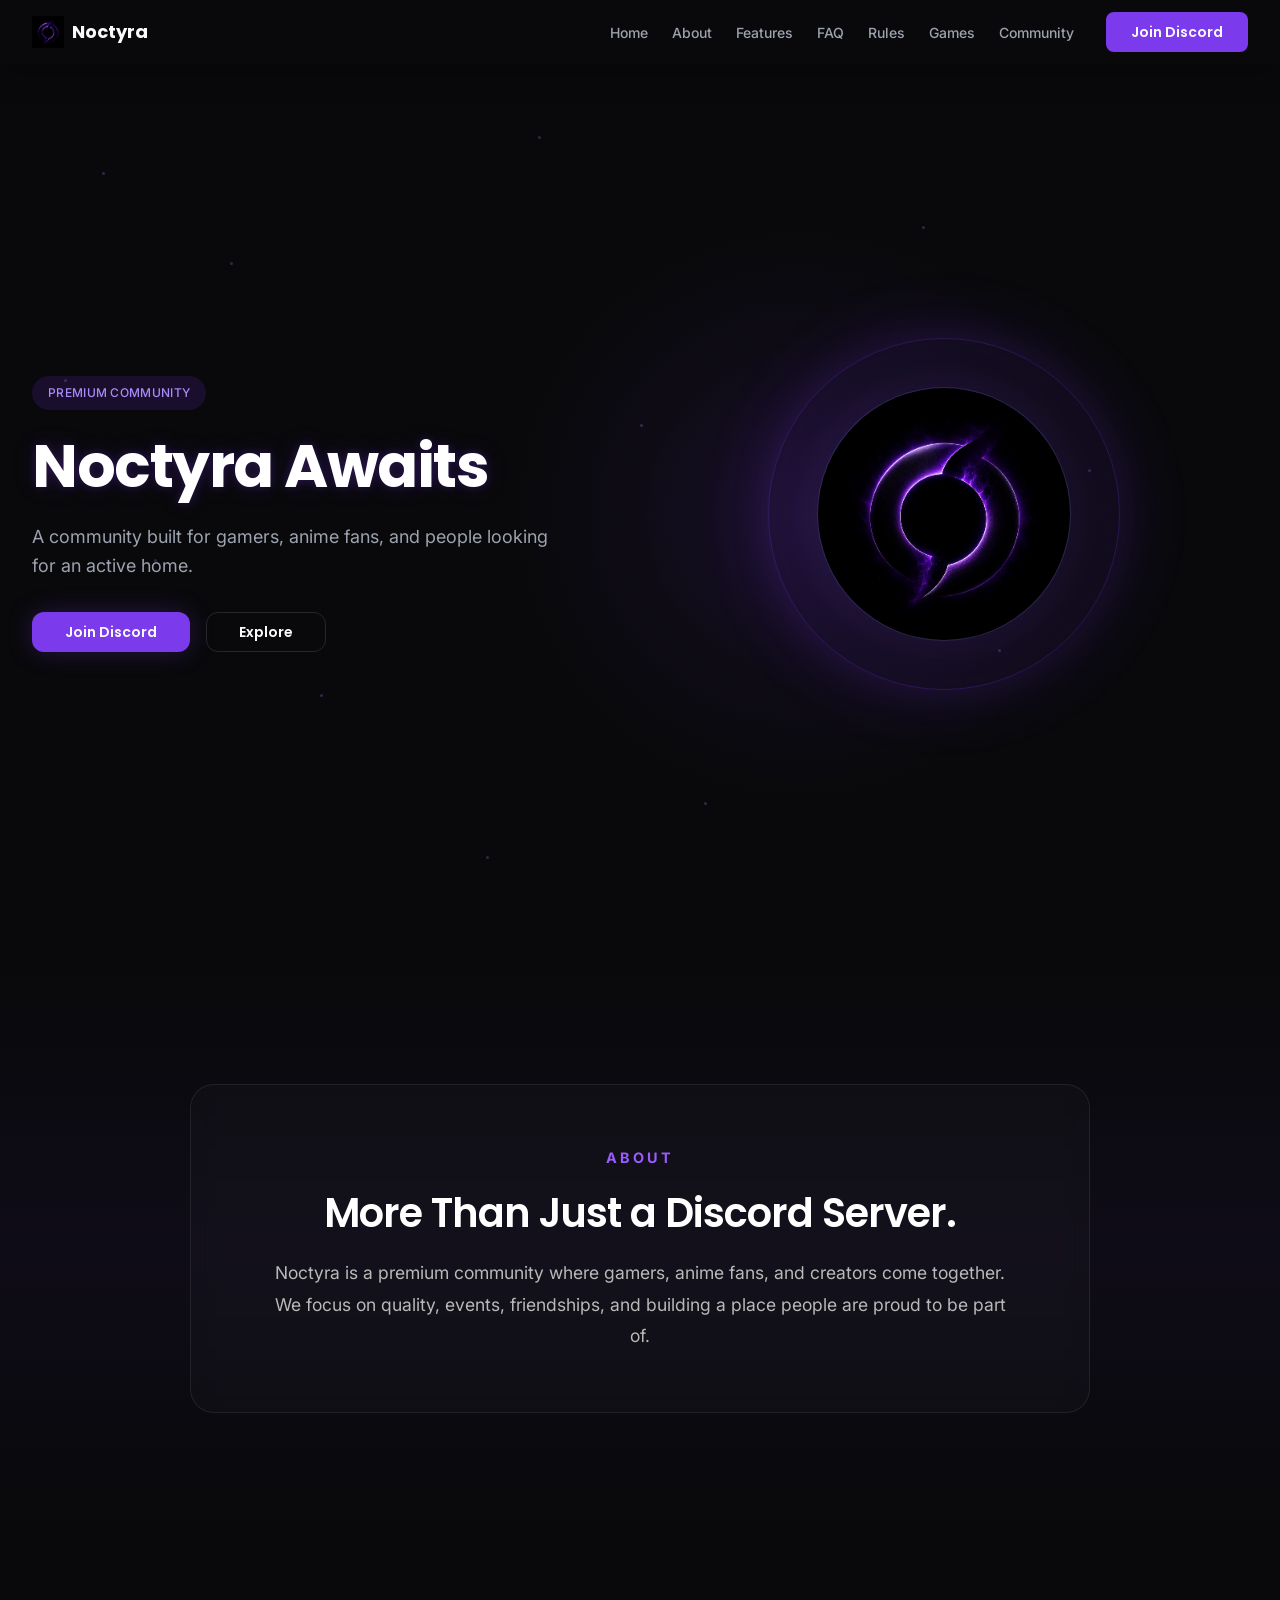
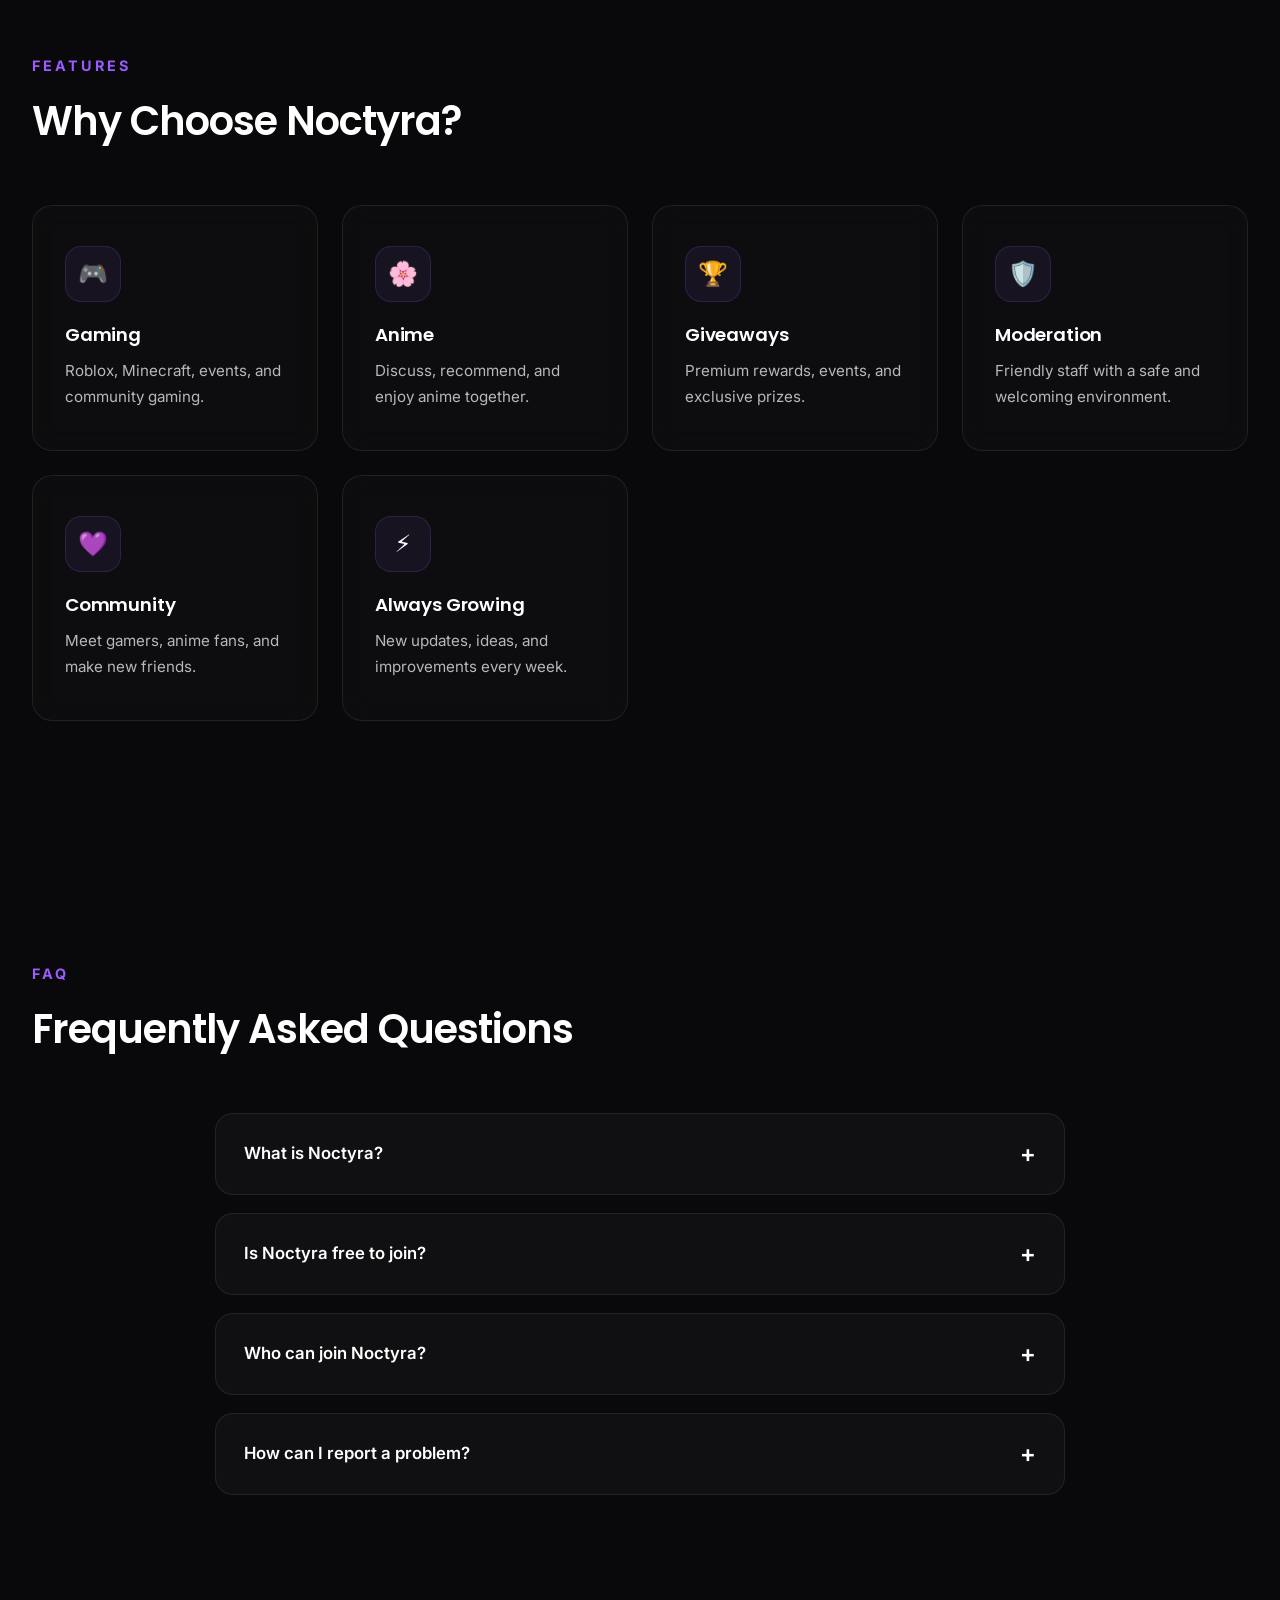
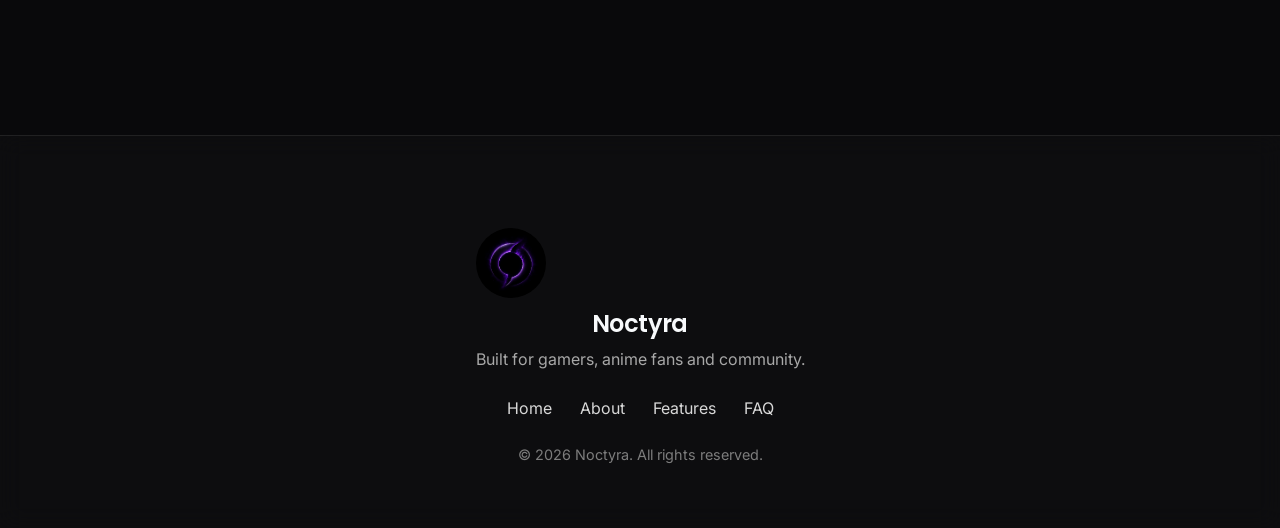
<file: index.html>
<!DOCTYPE html>
<html lang="en">
  <head>
    <meta charset="UTF-8" />
    <meta name="viewport" content="width=device-width, initial-scale=1.0" />
    <meta
      name="description"
      content="Noctyra — Official website of a premium gaming organization."
    />
    <meta name="theme-color" content="#09090B" />

    <title>Noctyra</title>

    <!-- Favicon -->
    <link rel="icon" type="image/svg+xml" href="favicon/favicon.svg" />

    <!-- Stylesheets (load order matters) -->
    <link rel="stylesheet" href="css/variables.css" />
    <link rel="stylesheet" href="css/reset.css" />
    <link rel="stylesheet" href="css/global.css" />
    <link rel="stylesheet" href="css/animations.css" />
    <link rel="stylesheet" href="css/components.css" />
    <link rel="stylesheet" href="css/home.css" />
  </head>

  <body>
    <!-- Loading Screen -->
    <div class="loader" data-loader role="status" aria-live="polite" aria-label="Loading">
      <div class="loader__spinner animate-spin" aria-hidden="true"></div>
      <p class="loader__text">Noctyra</p>
    </div>

    <div class="page">
      <!-- Skip Navigation -->
      <a class="skip-link" href="#main-content">Skip to main content</a>

      <!-- Header -->
      <header class="header header--hero" data-header role="banner">
        <div class="container header__inner">
          <a class="header__logo" href="index.html" aria-label="Noctyra — Home">
            <img src="assets/logo/logo.png" alt="Noctyra logo" width="32" height="32" />
            <span>Noctyra</span>
          </a>

          <nav class="nav" aria-label="Main navigation">
            <ul class="nav__list" role="list">
              <li><a href="#home" class="nav__link">Home</a></li>
              <li><a class="nav__link" href="#about">About</a></li>
              <li><a class="nav__link" href="#features">Features</a></li>
              <li><a class="nav__link" href="#faq">FAQ</a></li>
              <li><a href="rules.html" class="nav__link">Rules</a></li>
              <li><a href="games.html" class="nav__link">Games</a></li>
              <li><a href="community.html" class="nav__link">Community</a></li>
              </ul>

            <a href="https://discord.gg/U5fAqrXTHS" class="btn btn--primary header__cta">
              Join Discord
            </a>
          </nav>

          <button
            class="nav-toggle"
            type="button"
            data-nav-toggle
            aria-expanded="false"
            aria-controls="mobile-nav"
            aria-label="Toggle navigation menu"
          >
            <span class="nav-toggle__icon" aria-hidden="true"></span>
          </button>
        </div>
      </header>

      <!-- Mobile Navigation -->
      <nav
        class="nav-mobile"
        id="mobile-nav"
        data-nav-mobile
        aria-label="Mobile navigation"
        aria-hidden="true"
      >
        <ul class="nav-mobile__list" role="list">
          <li><a class="nav-mobile__link" href="#home">Home</a></li>
          <li><a class="nav-mobile__link" href="#about">About</a></li>
          <li><a class="nav-mobile__link" href="#features">Features</a></li>
          <li><a class="nav-mobile__link" href="#faq">FAQ</a></li>
          <li><a href="rules.html" class="nav__link">Rules</a></li>
          <li><a href="games.html" class="nav__link">Games</a></li>
          <li><a href="community.html" class="nav__link">Community</a></li>
        </ul>
      </nav>

      <!-- Main Content -->
      <main class="page__main" id="main-content">
        <section class="hero" id="home" aria-labelledby="hero-heading">
          <!-- Background -->
          <div class="hero__bg" aria-hidden="true">
            <div class="hero__glow"></div>
            <div class="hero__particles">
              <span class="hero__particle"></span>
              <span class="hero__particle"></span>
              <span class="hero__particle"></span>
              <span class="hero__particle"></span>
              <span class="hero__particle"></span>
              <span class="hero__particle"></span>
              <span class="hero__particle"></span>
              <span class="hero__particle"></span>
              <span class="hero__particle"></span>
              <span class="hero__particle"></span>
              <span class="hero__particle"></span>
              <span class="hero__particle"></span>
            </div>
          </div>

          <div class="container hero__inner">
            <!-- Left — Copy -->
            <div class="hero__content">
              <span class="badge badge--primary hero__badge">Premium Community</span>
              <h1 class="hero__title" id="hero-heading">Noctyra Awaits</h1>
              <p class="hero__subtitle">
                A community built for gamers, anime fans, and people looking for an active home.
              </p>
              <div class="hero__actions">
                <a href="https://discord.gg/U5fAqrXTHS" class="btn btn--primary hero__btn">Join Discord</a>
                <a href="#explore" class="btn btn--secondary hero__btn">Explore</a>
              </div>
            </div>

            <!-- Right — Logo Placeholder -->
            <div class="hero__visual">
              <div class="hero__logo-wrap">
                <div class="hero__logo-glow" aria-hidden="true"></div>
                <div class="hero__logo-ring" aria-hidden="true"></div>
                <div class="hero__logo-slot">
                  <img
                    src="assets/logo/logo.png"
                    alt="Noctyra Logo"
                    class="hero__logo-image"
                    width="320"
                    height="320"
                  />
                </div>
              </div>
            </div>
          </div>
        </section>

        <section class="about reveal" id="about">
          <div class="container about__card">
            <span class="section-tag">ABOUT</span>
            <h2 class="section-title">More Than Just a Discord Server.</h2>
            <p class="section-text">
              Noctyra is a premium community where gamers, anime fans, and creators come together.
              We focus on quality, events, friendships, and building a place people are proud to be part of.
            </p>
          </div>
        </section>

        <!-- Features -->
        <section class="features reveal" id="features">
          <div class="container">
            <span class="section-tag">FEATURES</span>
            <h2 class="section-title">Why Choose Noctyra?</h2>

            <div class="features__grid">
              <a href="games.html" class="feature__card" aria-label="Gaming — Roblox, Minecraft, events, and community gaming">
                <span class="feature__icon" aria-hidden="true">🎮</span>
                <h3>Gaming</h3>
                <p>Roblox, Minecraft, events, and community gaming.</p>
              </a>

              <div class="feature__card">
                <span class="feature__icon" aria-hidden="true">🌸</span>
                <h3>Anime</h3>
                <p>Discuss, recommend, and enjoy anime together.</p>
              </div>

              <div class="feature__card">
                <span class="feature__icon" aria-hidden="true">🏆</span>
                <h3>Giveaways</h3>
                <p>Premium rewards, events, and exclusive prizes.</p>
              </div>

                <a href="rules.html" class="feature__card" aria-label="Friendly staff with a safe and welcoming environment.">
                  <span class="feature__icon" aria-hidden="true">🛡️</span>
                  <h3>Moderation</h3>
                  <p>Friendly staff with a safe and welcoming environment.</p>
                </a>

                <a href="community.html" class="feature__card" aria-label="Community — Meet gamers, anime fans, and make new friends">
                  <span class="feature__icon" aria-hidden="true">💜</span>
                  <h3>Community</h3>
                  <p>Meet gamers, anime fans, and make new friends.</p>
                </a>
              
              <div class="feature__card">
                <span class="feature__icon" aria-hidden="true">⚡</span>
                <h3>Always Growing</h3>
                <p>New updates, ideas, and improvements every week.</p>
              </div>
            </div>
          </div>
        </section>

        <section class="faq reveal" id="faq">
          <div class="container">
            <span class="section-tag">FAQ</span>
            <h2 class="section-title">Frequently Asked Questions</h2>

            <div class="faq__container">
              <div class="faq__item">
                <button class="faq__question" id="faq-question-1" aria-expanded="false" aria-controls="faq-answer-1">
                  <span>What is Noctyra?</span>
                  <span class="faq__icon" aria-hidden="true">+</span>
                </button>
                <div class="faq__answer" id="faq-answer-1" role="region" aria-labelledby="faq-question-1">
                  <p>
                    Noctyra is a premium Discord community built for gamers, anime fans, and people looking for an active and welcoming place.
                  </p>
                </div>
              </div>

              <div class="faq__item">
                <button class="faq__question" id="faq-question-2" aria-expanded="false" aria-controls="faq-answer-2">
                  <span>Is Noctyra free to join?</span>
                  <span class="faq__icon" aria-hidden="true">+</span>
                </button>
                <div class="faq__answer" id="faq-answer-2" role="region" aria-labelledby="faq-question-2">
                  <p>
                    Yes. Anyone can join the community and participate in events, discussions, and activities.
                  </p>
                </div>
              </div>

              <div class="faq__item">
                <button class="faq__question" id="faq-question-3" aria-expanded="false" aria-controls="faq-answer-3">
                  <span>Who can join Noctyra?</span>
                  <span class="faq__icon" aria-hidden="true">+</span>
                </button>
                <div class="faq__answer" id="faq-answer-3" role="region" aria-labelledby="faq-question-3">
                  <p>
                    Whether you're into gaming, anime, or simply want an active community, you're welcome in Noctyra.
                  </p>
                </div>
              </div>

              <div class="faq__item">
                <button class="faq__question" id="faq-question-4" aria-expanded="false" aria-controls="faq-answer-4">
                  <span>How can I report a problem?</span>
                  <span class="faq__icon" aria-hidden="true">+</span>
                </button>
                <div class="faq__answer" id="faq-answer-4" role="region" aria-labelledby="faq-question-4">
                  <p>
                    Contact a staff member through Discord and we'll help you as quickly as possible.
                  </p>
                </div>
              </div>
            </div>
          </div>
        </section>
      </main>

      <!-- Footer -->
      <footer class="footer">
        <div class="container footer__inner">
          <div class="footer__brand">
            <img src="assets/logo/logo.png" alt="Noctyra Logo" width="70" height="70" />
            <h3>Noctyra</h3>
            <p>Built for gamers, anime fans and community.</p>
          </div>

          <div class="footer__links">
            <a href="#home">Home</a>
            <a href="#about">About</a>
            <a href="#features">Features</a>
            <a href="#faq">FAQ</a>
          </div>

          <div class="footer__copyright">
            © <span data-year>2026</span> Noctyra. All rights reserved.
          </div>
        </div>
      </footer>
    </div>

    <!-- Scripts (ES6 modules) -->
    <script type="module" src="js/main.js"></script>
  </body>
</html>
</file>
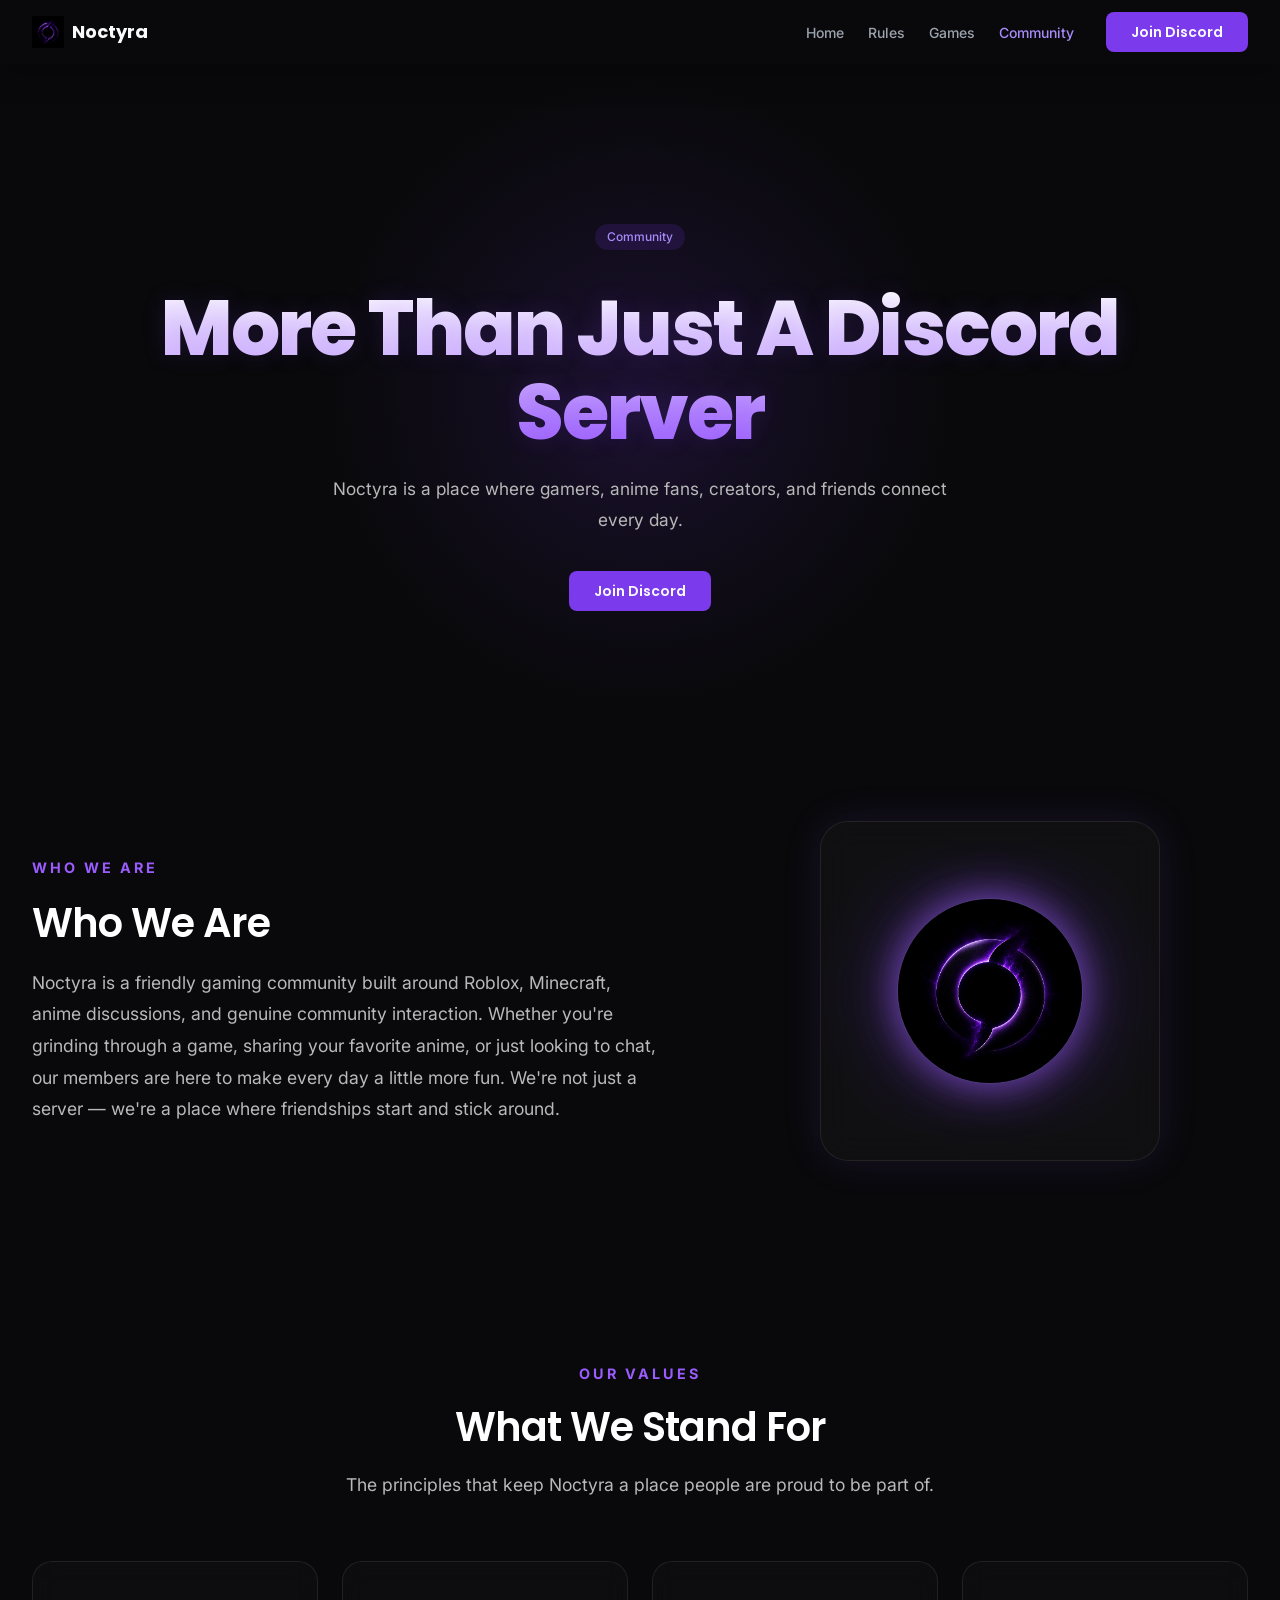
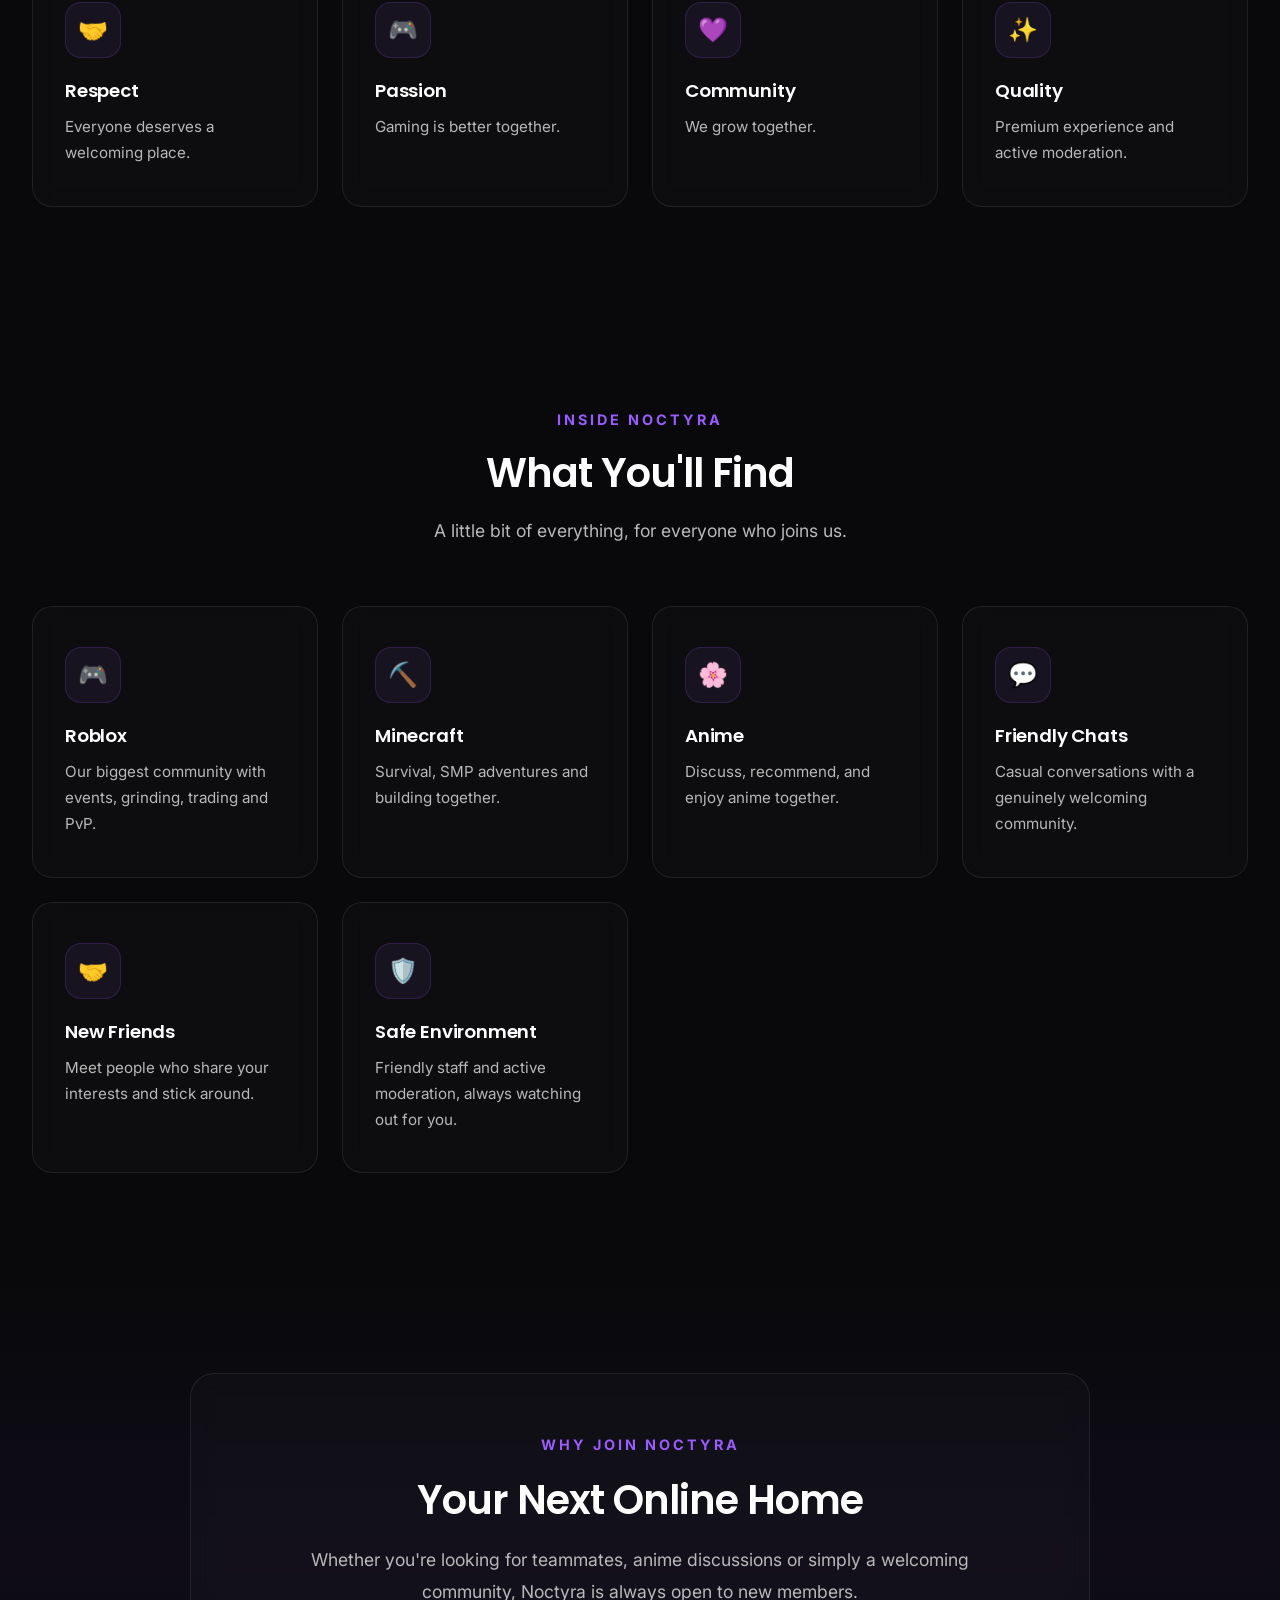
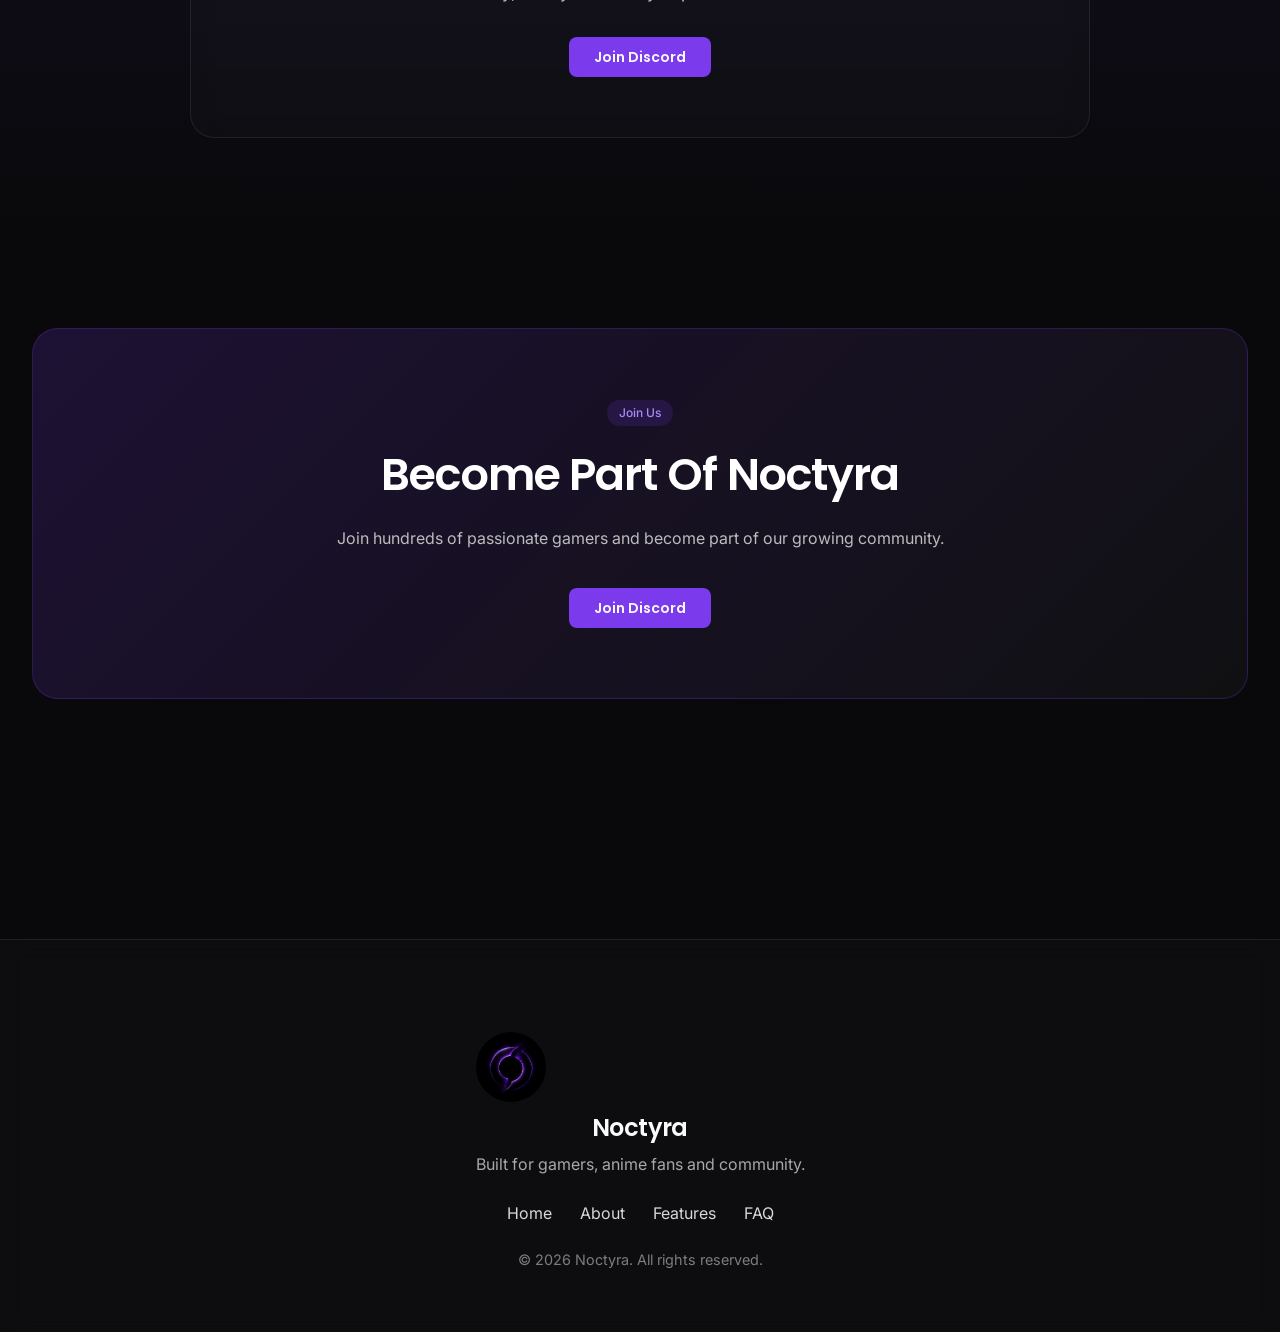
<file: community.html>
<!DOCTYPE html>
<html lang="en">
  <head>
    <meta charset="UTF-8" />
    <meta name="viewport" content="width=device-width, initial-scale=1.0" />
    <meta
      name="description"
      content="Noctyra — Official website of a premium gaming organization."
    />
    <meta name="theme-color" content="#09090B" />

    <title>Noctyra</title>

    <!-- Favicon -->
    <link rel="icon" type="image/svg+xml" href="favicon/favicon.svg" />

    <!-- Stylesheets (load order matters) -->
    <link rel="stylesheet" href="css/variables.css" />
    <link rel="stylesheet" href="css/reset.css" />
    <link rel="stylesheet" href="css/global.css" />
    <link rel="stylesheet" href="css/animations.css" />
    <link rel="stylesheet" href="css/components.css" />
    <link rel="stylesheet" href="css/home.css" />
    <link rel="stylesheet" href="css/community.css" />
  </head>

  <body>
    <!-- Loading Screen -->
    <div class="loader" data-loader role="status" aria-live="polite" aria-label="Loading">
      <div class="loader__spinner animate-spin" aria-hidden="true"></div>
      <p class="loader__text">Noctyra</p>
    </div>

    <div class="page">
      <!-- Skip Navigation -->
      <a class="skip-link" href="#main-content">Skip to main content</a>

      <!-- Header -->
      <header class="header header--hero" data-header role="banner">
        <div class="container header__inner">
          <a class="header__logo" href="index.html" aria-label="Noctyra — Home">
            <img src="assets/logo/logo.png" alt="Noctyra logo" width="32" height="32" />
            <span>Noctyra</span>
          </a>

          <nav class="nav" aria-label="Main navigation">
            <ul class="nav__list" role="list">
              <li><a href="index.html" class="nav__link">Home</a></li>
              <li><a href="rules.html" class="nav__link">Rules</a></li>
              <li><a href="games.html" class="nav__link">Games</a></li>
              <li><a href="community.html" class="nav__link">Community</a></li>
            </ul>

            <a href="https://discord.gg/U5fAqrXTHS" class="btn btn--primary header__cta">
              Join Discord
            </a>
          </nav>

          <button
            class="nav-toggle"
            type="button"
            data-nav-toggle
            aria-expanded="false"
            aria-controls="mobile-nav"
            aria-label="Toggle navigation menu"
          >
            <span class="nav-toggle__icon" aria-hidden="true"></span>
          </button>
        </div>
      </header>

      <!-- Mobile Navigation -->
      <nav
        class="nav-mobile"
        id="mobile-nav"
        data-nav-mobile
        aria-label="Mobile navigation"
        aria-hidden="true"
      >
        <ul class="nav-mobile__list" role="list">
          <li><a href="index.html" class="nav__link">Home</a></li>
          <li><a href="rules.html" class="nav__link">Rules</a></li>
          <li><a href="games.html" class="nav__link">Games</a></li>
          <li><a href="community.html" class="nav__link">Community</a></li>
        </ul>
      </nav>

      <!-- Main Content -->
      <main class="page__main" id="main-content" role="main">

        <!-- ================= HERO ================= -->
        <section class="community-hero" id="community-hero">
          <div class="community-hero__bg" aria-hidden="true">
            <div class="community-hero__glow"></div>
          </div>

          <div class="container community-hero__inner">
            <span class="badge badge--primary">Community</span>
            <h1 class="community-title">More Than Just A Discord Server</h1>
            <p class="community-subtitle">
              Noctyra is a place where gamers, anime fans, creators, and friends connect every day.
            </p>
            <a
              href="https://discord.gg/U5fAqrXTHS"
              class="btn btn--primary"
              target="_blank"
              rel="noopener noreferrer"
            >
              Join Discord
            </a>
          </div>
        </section>

        <!-- ================= WHO WE ARE ================= -->
        <section class="who-section reveal" id="who-we-are">
          <div class="container who-grid">
            <div class="who-content">
              <span class="section-tag">WHO WE ARE</span>
              <h2 class="section-title">Who We Are</h2>
              <p class="section-text who-text">
                Noctyra is a friendly gaming community built around Roblox, Minecraft, anime
                discussions, and genuine community interaction. Whether you're grinding through a
                game, sharing your favorite anime, or just looking to chat, our members are here
                to make every day a little more fun. We're not just a server — we're a place
                where friendships start and stick around.
              </p>
            </div>

            <div class="who-visual" aria-hidden="true">
              <div class="who-visual__glow"></div>
              <div class="who-visual__frame">
                <img
                  src="assets/logo/logo.png"
                  alt=""
                  class="who-visual__logo"
                  width="180"
                  height="180"
                />
              </div>
            </div>
          </div>
        </section>

        <!-- ================= OUR VALUES ================= -->
        <section class="values-section reveal" id="values">
          <div class="container">
            <div class="section-intro">
              <span class="section-tag">OUR VALUES</span>
              <h2 class="section-title">What We Stand For</h2>
              <p class="section-text">
                The principles that keep Noctyra a place people are proud to be part of.
              </p>
            </div>

            <div class="features__grid">
              <div class="feature__card">
                <span class="feature__icon" aria-hidden="true">🤝</span>
                <h3>Respect</h3>
                <p>Everyone deserves a welcoming place.</p>
              </div>

              <div class="feature__card">
                <span class="feature__icon" aria-hidden="true">🎮</span>
                <h3>Passion</h3>
                <p>Gaming is better together.</p>
              </div>

              <div class="feature__card">
                <span class="feature__icon" aria-hidden="true">💜</span>
                <h3>Community</h3>
                <p>We grow together.</p>
              </div>

              <div class="feature__card">
                <span class="feature__icon" aria-hidden="true">✨</span>
                <h3>Quality</h3>
                <p>Premium experience and active moderation.</p>
              </div>
            </div>
          </div>
        </section>

        <!-- ================= WHAT YOU'LL FIND ================= -->
        <section class="find-section reveal" id="what-youll-find">
          <div class="container">
            <div class="section-intro">
              <span class="section-tag">INSIDE NOCTYRA</span>
              <h2 class="section-title">What You'll Find</h2>
              <p class="section-text">
                A little bit of everything, for everyone who joins us.
              </p>
            </div>

            <div class="features__grid">
              <div class="feature__card">
                <span class="feature__icon" aria-hidden="true">🎮</span>
                <h3>Roblox</h3>
                <p>Our biggest community with events, grinding, trading and PvP.</p>
              </div>

              <div class="feature__card">
                <span class="feature__icon" aria-hidden="true">⛏️</span>
                <h3>Minecraft</h3>
                <p>Survival, SMP adventures and building together.</p>
              </div>

              <div class="feature__card">
                <span class="feature__icon" aria-hidden="true">🌸</span>
                <h3>Anime</h3>
                <p>Discuss, recommend, and enjoy anime together.</p>
              </div>

              <div class="feature__card">
                <span class="feature__icon" aria-hidden="true">💬</span>
                <h3>Friendly Chats</h3>
                <p>Casual conversations with a genuinely welcoming community.</p>
              </div>

              <div class="feature__card">
                <span class="feature__icon" aria-hidden="true">🤝</span>
                <h3>New Friends</h3>
                <p>Meet people who share your interests and stick around.</p>
              </div>

              <div class="feature__card">
                <span class="feature__icon" aria-hidden="true">🛡️</span>
                <h3>Safe Environment</h3>
                <p>Friendly staff and active moderation, always watching out for you.</p>
              </div>
            </div>
          </div>
        </section>

        <!-- ================= WHY JOIN NOCTYRA ================= -->
        <section class="why-join about reveal" id="why-join">
          <div class="container about__card why-join__card">
            <span class="section-tag">WHY JOIN NOCTYRA</span>
            <h2 class="section-title">Your Next Online Home</h2>
            <p class="section-text">
              Whether you're looking for teammates, anime discussions or simply a welcoming
              community, Noctyra is always open to new members.
            </p>
            <a
              href="https://discord.gg/U5fAqrXTHS"
              class="btn btn--primary why-join__btn"
              target="_blank"
              rel="noopener noreferrer"
            >
              Join Discord
            </a>
          </div>
        </section>

        <!-- ================= FINAL CTA ================= -->
        <section class="community-cta reveal">
          <div class="container">
            <div class="cta-box">
              <span class="badge badge--primary">Join Us</span>
              <h2>Become Part Of Noctyra</h2>
              <p>
                Join hundreds of passionate gamers and become part of our growing community.
              </p>
              <a
                href="https://discord.gg/U5fAqrXTHS"
                class="btn btn--primary"
                target="_blank"
                rel="noopener noreferrer"
              >
                Join Discord
              </a>
            </div>
          </div>
        </section>

      </main>

      <!-- Footer -->
      <footer class="footer">
        <div class="container footer__inner">
          <div class="footer__brand">
            <img src="assets/logo/logo.png" alt="Noctyra Logo" width="70" height="70" />
            <h3>Noctyra</h3>
            <p>Built for gamers, anime fans and community.</p>
          </div>
          <div class="footer__links">
            <a href="community.html">Home</a>
            <a href="#about">About</a>
            <a href="#features">Features</a>
            <a href="#faq">FAQ</a>
          </div>
          <div class="footer__copyright">
            © <span data-year>2026</span> Noctyra. All rights reserved.
          </div>
        </div>
      </footer>
    </div>

    <!-- Scripts (ES6 modules) -->
    <script type="module" src="js/main.js"></script>
  </body>
</html>
</file>
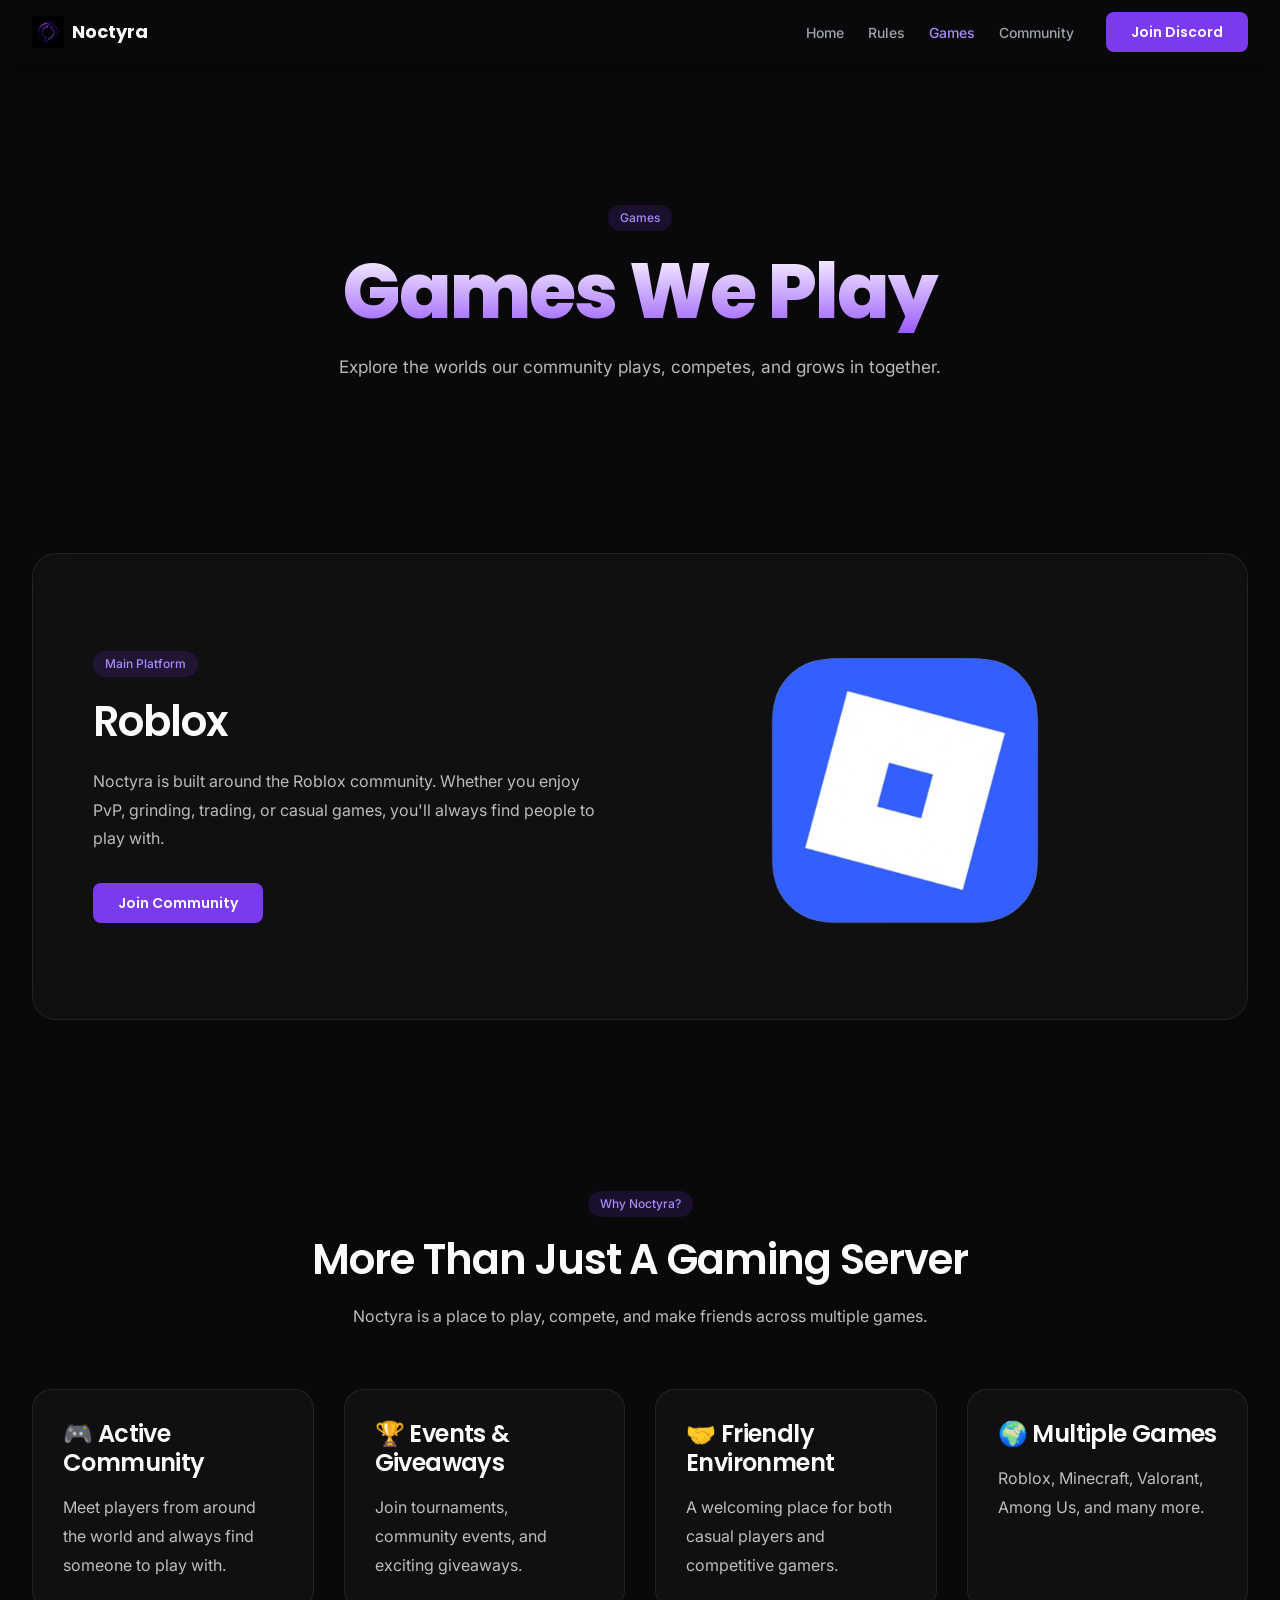
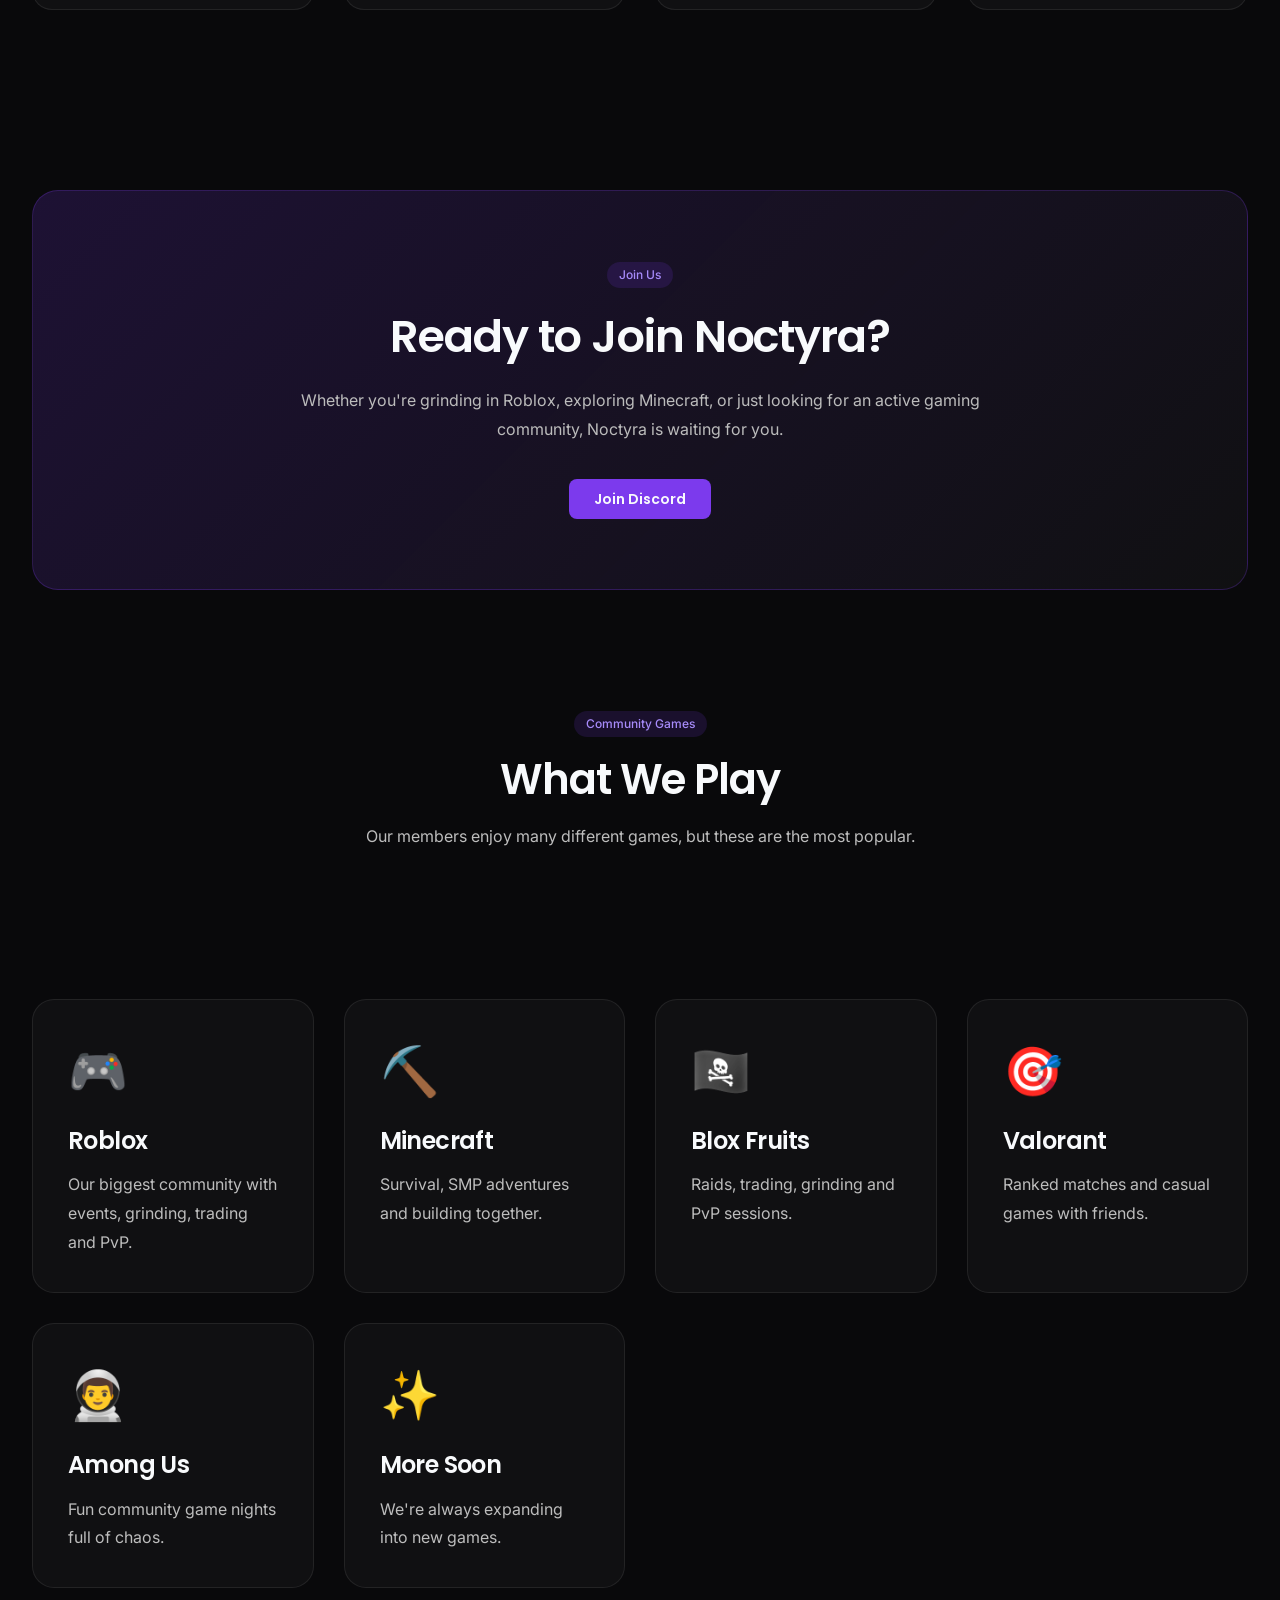
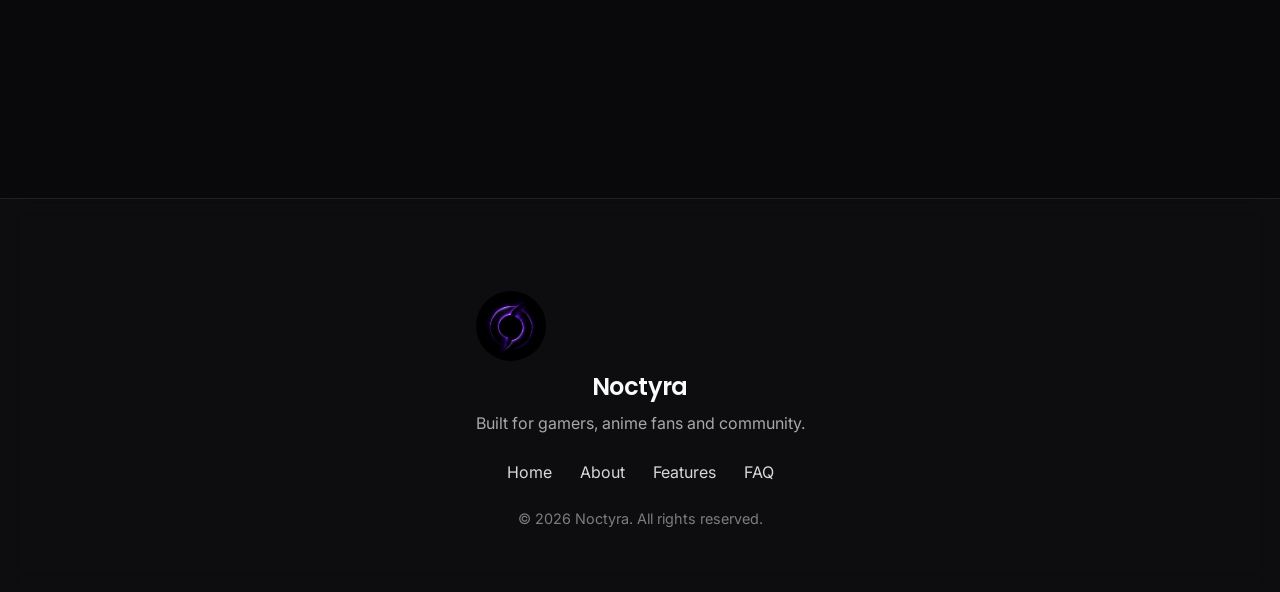
<file: games.html>
<!DOCTYPE html>
<html lang="en">
  <head>
    <meta charset="UTF-8" />
    <meta name="viewport" content="width=device-width, initial-scale=1.0" />
    <meta
      name="description"
      content="Noctyra — Official website of a premium gaming organization."
    />
    <meta name="theme-color" content="#09090B" />

    <title>Noctyra</title>

    <!-- Favicon -->
    <link rel="icon" type="image/svg+xml" href="favicon/favicon.svg" />

    <!-- Stylesheets (load order matters) -->
    <link rel="stylesheet" href="css/variables.css" />
    <link rel="stylesheet" href="css/reset.css" />
    <link rel="stylesheet" href="css/global.css" />
    <link rel="stylesheet" href="css/animations.css" />
    <link rel="stylesheet" href="css/components.css" />
    <link rel="stylesheet" href="css/home.css" />
    <link rel="stylesheet" href="css/games.css">
  </head>

  <body>
    <!-- Loading Screen -->
    <div class="loader" data-loader role="status" aria-live="polite" aria-label="Loading">
      <div class="loader__spinner animate-spin" aria-hidden="true"></div>
      <p class="loader__text">Noctyra</p>
    </div>

    <div class="page">
      <!-- Skip Navigation -->
      <a class="skip-link" href="#main-content">Skip to main content</a>

      <!-- Header -->
      <header class="header header--hero" data-header role="banner">
        <div class="container header__inner">
          <a class="header__logo" href="index.html" aria-label="Noctyra — Home">
            <img src="assets/logo/logo.png" alt="Noctyra logo" width="32" height="32" />
            <span>Noctyra</span>
          </a>

          <nav class="nav" aria-label="Main navigation">
            <ul class="nav__list" role="list">
              <li><a href="index.html" class="nav__link">Home</a></li>
              <li><a href="rules.html" class="nav__link">Rules</a></li>
              <li><a href="games.html" class="nav__link">Games</a></li>
              <li><a href="community.html" class="nav__link">Community</a></li>
            </ul>

            <a href="https://discord.gg/U5fAqrXTHS" class="btn btn--primary header__cta">
              Join Discord
            </a>
          </nav>

          <button
            class="nav-toggle"
            type="button"
            data-nav-toggle
            aria-expanded="false"
            aria-controls="mobile-nav"
            aria-label="Toggle navigation menu"
          >
            <span class="nav-toggle__icon" aria-hidden="true"></span>
          </button>
        </div>
      </header>

      <!-- Mobile Navigation -->
      <nav
        class="nav-mobile"
        id="mobile-nav"
        data-nav-mobile
        aria-label="Mobile navigation"
        aria-hidden="true"
      >
        <ul class="nav-mobile__list" role="list">
          <li><a href="index.html" class="nav__link">Home</a></li>
          <li><a href="rules.html" class="nav__link">Rules</a></li>
          <li><a href="games.html" class="nav__link">Games</a></li>
          <li><a href="community.html" class="nav__link">Community</a></li>
        </ul>
      </nav>

    <!-- Main Content -->
    <main class="page__main" id="main-content" role="main">
        <section class="games-hero">
            <div class="container">
            <span class="badge badge--primary">Games</span>
                <h1 class="games-title">
                    Games We Play
                </h1>
                <p class="games-subtitle">
                    Explore the worlds our community plays, competes, and grows in together.
                </p>
            </div>
        </section>
        <section class="featured-platform">
            <div class="container">
            <div class="platform-card">
            <div class="platform-content">
                <span class="badge badge--primary">Main Platform</span>
                    <h2>Roblox</h2>
                    <p>
                        Noctyra is built around the Roblox community. Whether you enjoy PvP, grinding, trading, or casual games, you'll always find people to play with.
                    </p>
                    <a 
                      href="https://discord.gg/U5fAqrXTHS"
                      class="btn btn--primary">
                      Join Community
                    </a>
            </div>
            <div class="platform-image">
                    <img src="assets/images/roblox.png" alt="Roblox">
            </div>
            </div>
            </div>
        </section>
        <section class="why-noctyra">
            <div class="container">

            <div class="section-heading">
                <span class="badge badge--primary">Why Noctyra?</span>
                <h2>More Than Just A Gaming Server</h2>
                <p>
                    Noctyra is a place to play, compete, and make friends across multiple games.
                </p>
            </div>

            <div class="why-grid">

            <div class="why-card">
                <h3>🎮 Active Community</h3>
                <p>
                    Meet players from around the world and always find someone to play with.
                </p>
            </div>

            <div class="why-card">
                <h3>🏆 Events & Giveaways</h3>
                <p>Join tournaments, community events, and exciting giveaways.</p>
            </div>

            <div class="why-card">
                <h3>🤝 Friendly Environment</h3>
                <p>A welcoming place for both casual players and competitive gamers.</p>
            </div>

            <div class="why-card">
                <h3>🌍 Multiple Games</h3>
                <p>Roblox, Minecraft, Valorant, Among Us, and many more.</p>
            </div>
            </div>
            </div>
        </section>
        <section class="games-cta">
            <div class="container">

            <div class="cta-box">
                <span class="badge badge--primary">Join Us</span>
                    <h2>Ready to Join Noctyra?</h2>
                    <p>
                    Whether you're grinding in Roblox, exploring Minecraft, or just looking for an active gaming community, Noctyra is waiting for you.
                    </p>

                <a
                  href="https://discord.gg/U5fAqrXTHS"
                  class="btn btn--primary"
                  target="_blank"
                  rel="noopener noreferrer">
                  Join Discord
                </a>

            </div>
            </div>
        </section>
        <section class="games-list">
            <div class="container">
            <div class="section-heading">
              <span class="badge badge--primary">Community Games</span>
              <h2>What We Play</h2>
              <p>
                Our members enjoy many different games, but these are the most popular.
              </p>
            </div>
            <div class="games-grid">
            <div class="game-card">
            <div class="game-icon">🎮</div>
              <h3>Roblox</h3>
              <p>Our biggest community with events, grinding, trading and PvP.</p>
            </div>
            <div class="game-card">
              <div class="game-icon">⛏️</div>
                <h3>Minecraft</h3>
                <p>Survival, SMP adventures and building together.</p>
            </div>

            <div class="game-card">
                <div class="game-icon">🏴‍☠️</div>
                <h3>Blox Fruits</h3>
                <p>Raids, trading, grinding and PvP sessions.</p>
            </div>

            <div class="game-card">
                <div class="game-icon">🎯</div>
                <h3>Valorant</h3>
                <p>Ranked matches and casual games with friends.</p>
            </div>

            <div class="game-card">
                <div class="game-icon">👨‍🚀</div>
                <h3>Among Us</h3>
                <p>Fun community game nights full of chaos.</p>
            </div>

            <div class="game-card">
                <div class="game-icon">✨</div>
                <h3>More Soon</h3>
                <p>We're always expanding into new games.</p>
            </div>
        </div>
        </div>
      </section>
    </main>

      <!-- Footer -->
      <footer class="footer">
        <div class="container footer__inner">
        <div class="footer__brand">
          <img src="assets/logo/logo.png" alt="Noctyra Logo" width="70" height="70">
          <h3>Noctyra</h3>
          <p>Built for gamers, anime fans and community.</p>
        </div>
        <div class="footer__links">
          <a href="#home">Home</a>
          <a href="#about">About</a>
          <a href="#features">Features</a>
          <a href="#faq">FAQ</a>
        </div>
        <div class="footer__copyright">
          © <span data-year>2026</span> Noctyra. All rights reserved.
        </div>
        </div>
      </footer>

    <!-- Scripts (ES6 modules) -->
    <script type="module" src="js/main.js"></script>
  </body>
</html>
</file>
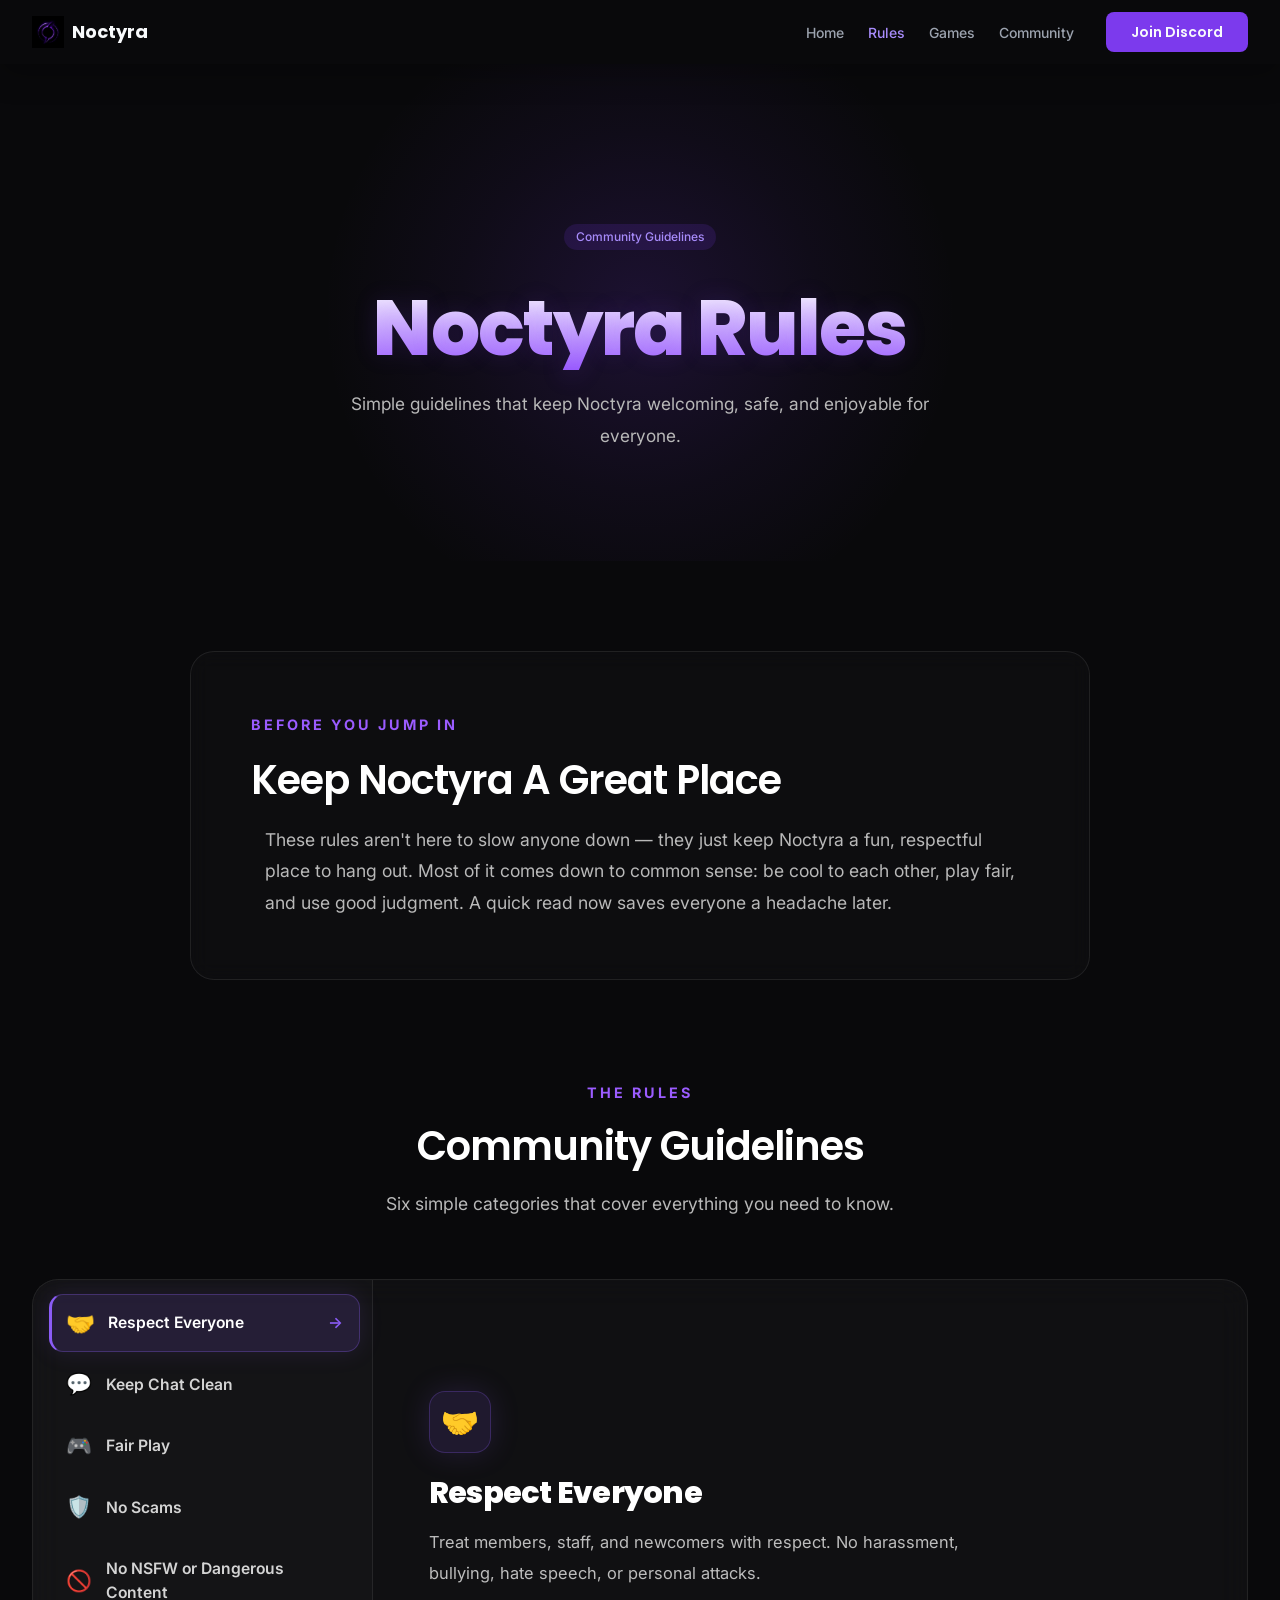
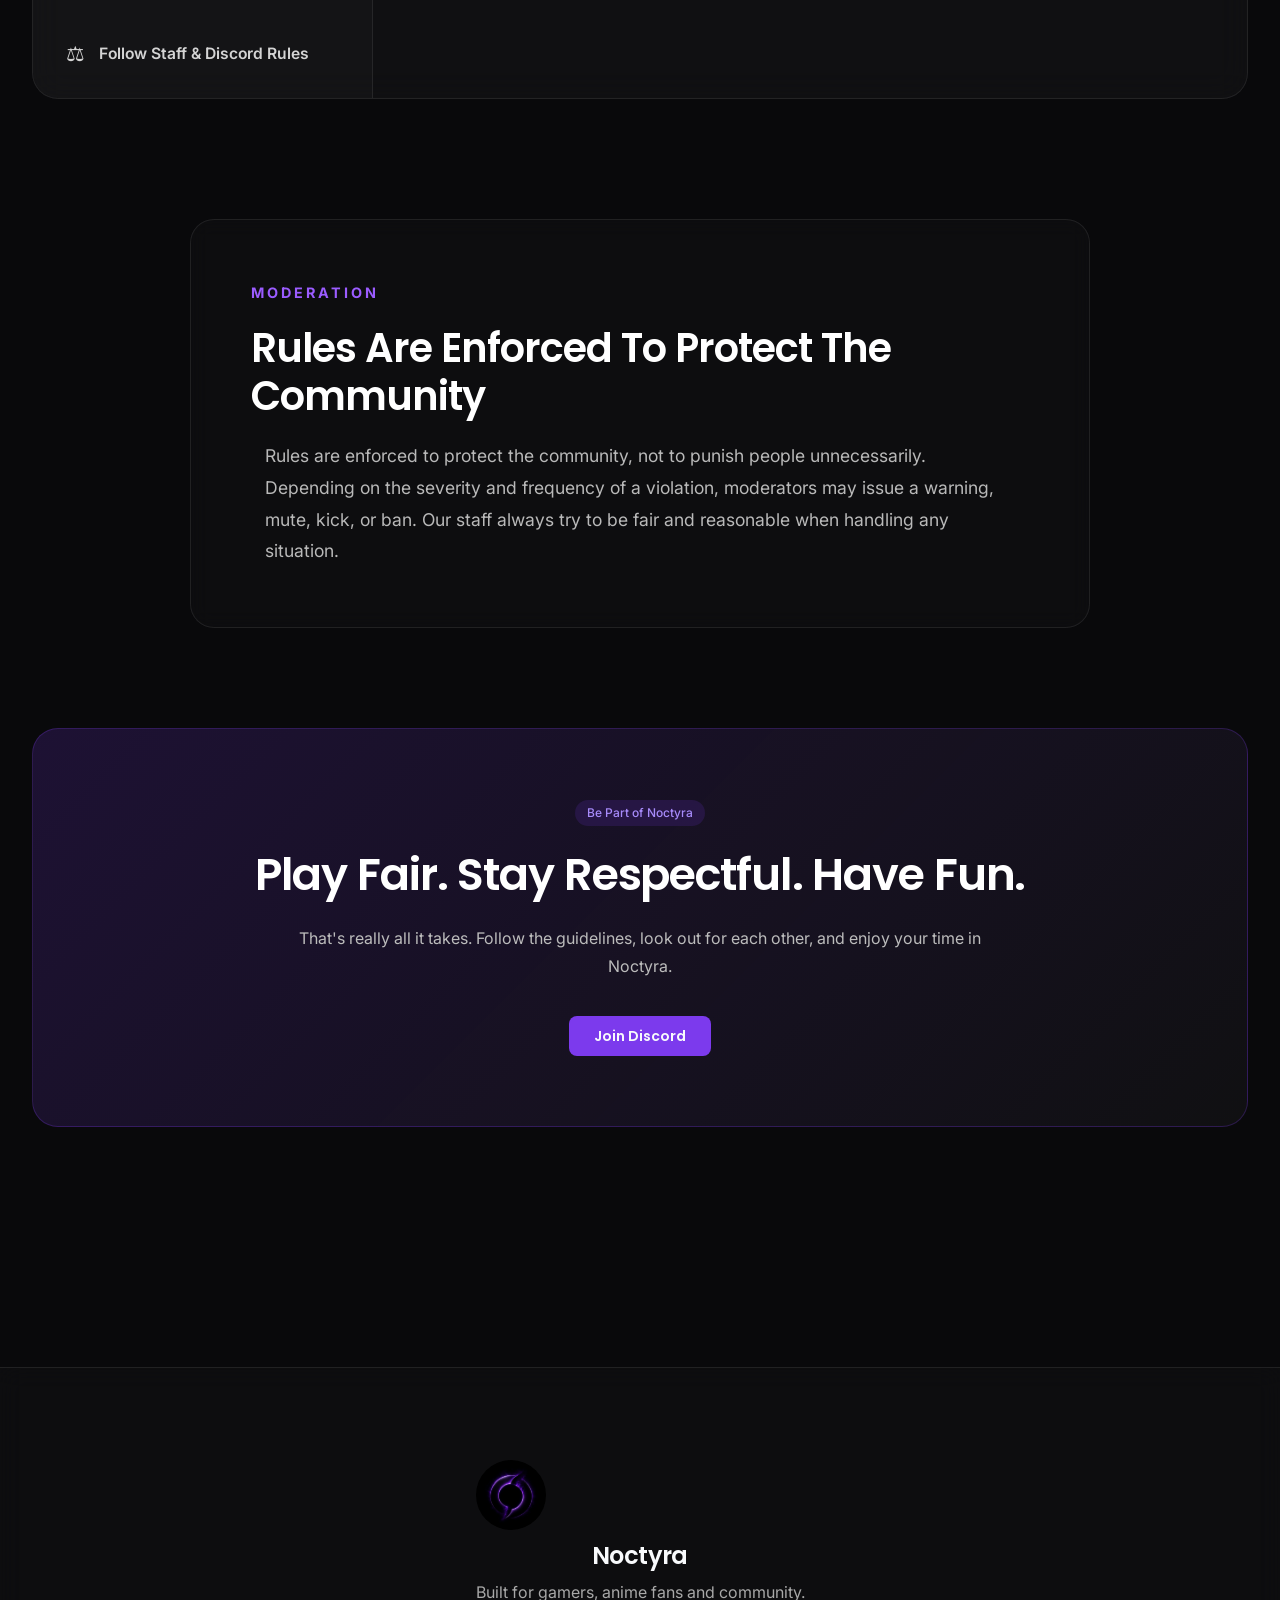
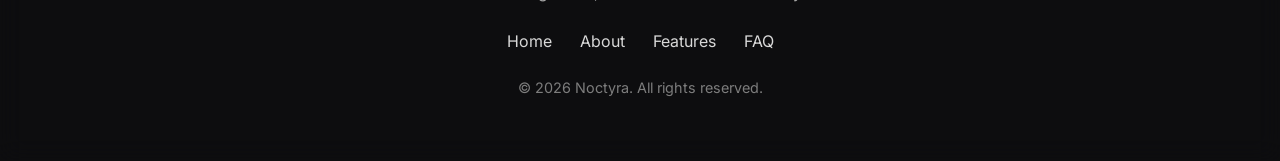
<file: rules.html>
<!DOCTYPE html>
<html lang="en">
  <head>
    <meta charset="UTF-8" />
    <meta name="viewport" content="width=device-width, initial-scale=1.0" />
    <meta
      name="description"
      content="Noctyra — Official website of a premium gaming organization."
    />
    <meta name="theme-color" content="#09090B" />

    <title>Noctyra</title>

    <!-- Favicon -->
    <link rel="icon" type="image/svg+xml" href="favicon/favicon.svg" />

    <!-- Stylesheets (load order matters) -->
    <link rel="stylesheet" href="css/variables.css" />
    <link rel="stylesheet" href="css/reset.css" />
    <link rel="stylesheet" href="css/global.css" />
    <link rel="stylesheet" href="css/animations.css" />
    <link rel="stylesheet" href="css/components.css" />
    <link rel="stylesheet" href="css/home.css" />
    <link rel="stylesheet" href="css/rules.css" />
  </head>

  <body>
    <!-- Loading Screen -->
    <div class="loader" data-loader role="status" aria-live="polite" aria-label="Loading">
      <div class="loader__spinner animate-spin" aria-hidden="true"></div>
      <p class="loader__text">Noctyra</p>
    </div>

    <div class="page">
      <!-- Skip Navigation -->
      <a class="skip-link" href="#main-content">Skip to main content</a>

      <!-- Header -->
      <header class="header header--hero" data-header role="banner">
        <div class="container header__inner">
          <a class="header__logo" href="index.html" aria-label="Noctyra — Home">
            <img src="assets/logo/logo.png" alt="Noctyra logo" width="32" height="32" />
            <span>Noctyra</span>
          </a>

          <nav class="nav" aria-label="Main navigation">
            <ul class="nav__list" role="list">
              <li><a href="index.html" class="nav__link">Home</a></li>
              <li><a href="rules.html" class="nav__link">Rules</a></li>
              <li><a href="games.html" class="nav__link">Games</a></li>
              <li><a href="community.html" class="nav__link">Community</a></li>
            </ul>

            <a href="https://discord.gg/U5fAqrXTHS" class="btn btn--primary header__cta">
              Join Discord
            </a>
          </nav>

          <button
            class="nav-toggle"
            type="button"
            data-nav-toggle
            aria-expanded="false"
            aria-controls="mobile-nav"
            aria-label="Toggle navigation menu"
          >
            <span class="nav-toggle__icon" aria-hidden="true"></span>
          </button>
        </div>
      </header>

      <!-- Mobile Navigation -->
      <nav
        class="nav-mobile"
        id="mobile-nav"
        data-nav-mobile
        aria-label="Mobile navigation"
        aria-hidden="true"
      >
        <ul class="nav-mobile__list" role="list">
          <li><a href="index.html" class="nav__link">Home</a></li>
          <li><a href="rules.html" class="nav__link">Rules</a></li>
          <li><a href="games.html" class="nav__link">Games</a></li>
          <li><a href="community.html" class="nav__link">Community</a></li>
        </ul>
      </nav>

      <!-- Main Content -->
      <main class="page__main" id="main-content" role="main">

        <!-- ================= HERO ================= -->
        <section class="rules-hero" aria-labelledby="rules-heading">
          <div class="rules-hero__bg" aria-hidden="true">
            <div class="rules-hero__glow"></div>
          </div>

          <div class="container rules-hero__inner">
            <span class="badge badge--primary">Community Guidelines</span>
            <h1 class="rules-title" id="rules-heading">Noctyra Rules</h1>
            <p class="rules-subtitle">
              Simple guidelines that keep Noctyra welcoming, safe, and enjoyable for everyone.
            </p>
          </div>
        </section>

        <!-- ================= INTRODUCTION ================= -->
        <section class="rules-intro reveal" aria-labelledby="rules-intro-heading">
          <div class="container about__card">
            <span class="section-tag">BEFORE YOU JUMP IN</span>
            <h2 class="section-title" id="rules-intro-heading">Keep Noctyra A Great Place</h2>
            <p class="section-text">
              These rules aren't here to slow anyone down — they just keep Noctyra a fun,
              respectful place to hang out. Most of it comes down to common sense: be cool to
              each other, play fair, and use good judgment. A quick read now saves everyone a
              headache later.
            </p>
          </div>
        </section>

        <!-- ================= RULE CATEGORIES ================= -->
        <section class="rules-categories reveal" aria-labelledby="rules-categories-heading">
          <div class="container">
            <div class="section-intro">
              <span class="section-tag">THE RULES</span>
              <h2 class="section-title" id="rules-categories-heading">Community Guidelines</h2>
              <p class="section-text">
                Six simple categories that cover everything you need to know.
              </p>
            </div>

            <div class="rules-selector" data-rules-selector>
              <!-- LEFT — Rule list -->
              <div
                class="rules-selector__list"
                role="tablist"
                aria-orientation="vertical"
                aria-label="Rule categories"
              >
                <button
                  class="rules-selector__item is-active"
                  role="tab"
                  id="rule-tab-respect"
                  aria-controls="rule-panel-respect"
                  aria-selected="true"
                  data-rule-tab="respect"
                >
                  <span class="rules-selector__icon" aria-hidden="true">🤝</span>
                  <span class="rules-selector__label">Respect Everyone</span>
                  <span class="rules-selector__arrow" aria-hidden="true">→</span>
                </button>

                <button
                  class="rules-selector__item"
                  role="tab"
                  id="rule-tab-chat"
                  aria-controls="rule-panel-chat"
                  aria-selected="false"
                  tabindex="-1"
                  data-rule-tab="chat"
                >
                  <span class="rules-selector__icon" aria-hidden="true">💬</span>
                  <span class="rules-selector__label">Keep Chat Clean</span>
                  <span class="rules-selector__arrow" aria-hidden="true">→</span>
                </button>

                <button
                  class="rules-selector__item"
                  role="tab"
                  id="rule-tab-fairplay"
                  aria-controls="rule-panel-fairplay"
                  aria-selected="false"
                  tabindex="-1"
                  data-rule-tab="fairplay"
                >
                  <span class="rules-selector__icon" aria-hidden="true">🎮</span>
                  <span class="rules-selector__label">Fair Play</span>
                  <span class="rules-selector__arrow" aria-hidden="true">→</span>
                </button>

                <button
                  class="rules-selector__item"
                  role="tab"
                  id="rule-tab-scams"
                  aria-controls="rule-panel-scams"
                  aria-selected="false"
                  tabindex="-1"
                  data-rule-tab="scams"
                >
                  <span class="rules-selector__icon" aria-hidden="true">🛡️</span>
                  <span class="rules-selector__label">No Scams</span>
                  <span class="rules-selector__arrow" aria-hidden="true">→</span>
                </button>

                <button
                  class="rules-selector__item"
                  role="tab"
                  id="rule-tab-nsfw"
                  aria-controls="rule-panel-nsfw"
                  aria-selected="false"
                  tabindex="-1"
                  data-rule-tab="nsfw"
                >
                  <span class="rules-selector__icon" aria-hidden="true">🚫</span>
                  <span class="rules-selector__label">No NSFW or Dangerous Content</span>
                  <span class="rules-selector__arrow" aria-hidden="true">→</span>
                </button>

                <button
                  class="rules-selector__item"
                  role="tab"
                  id="rule-tab-staff"
                  aria-controls="rule-panel-staff"
                  aria-selected="false"
                  tabindex="-1"
                  data-rule-tab="staff"
                >
                  <span class="rules-selector__icon" aria-hidden="true">⚖️</span>
                  <span class="rules-selector__label">Follow Staff &amp; Discord Rules</span>
                  <span class="rules-selector__arrow" aria-hidden="true">→</span>
                </button>
              </div>

              <!-- RIGHT — Detail panel -->
              <div class="rules-selector__panel">
                <div
                  class="rules-selector__detail is-active"
                  role="tabpanel"
                  id="rule-panel-respect"
                  aria-labelledby="rule-tab-respect"
                  data-rule-panel="respect"
                >
                  <span class="rules-selector__detail-icon" aria-hidden="true">🤝</span>
                  <h3>Respect Everyone</h3>
                  <p>
                    Treat members, staff, and newcomers with respect. No harassment, bullying,
                    hate speech, or personal attacks.
                  </p>
                </div>

                <div
                  class="rules-selector__detail"
                  role="tabpanel"
                  id="rule-panel-chat"
                  aria-labelledby="rule-tab-chat"
                  data-rule-panel="chat"
                  hidden
                >
                  <span class="rules-selector__detail-icon" aria-hidden="true">💬</span>
                  <h3>Keep Chat Clean</h3>
                  <p>
                    Avoid spam, excessive flooding, unnecessary mentions, and disruptive
                    behavior. Use the appropriate channels for conversations.
                  </p>
                </div>

                <div
                  class="rules-selector__detail"
                  role="tabpanel"
                  id="rule-panel-fairplay"
                  aria-labelledby="rule-tab-fairplay"
                  data-rule-panel="fairplay"
                  hidden
                >
                  <span class="rules-selector__detail-icon" aria-hidden="true">🎮</span>
                  <h3>Fair Play</h3>
                  <p>
                    No cheating, exploiting, abusing bugs, or intentionally ruining other
                    players' experiences.
                  </p>
                </div>

                <div
                  class="rules-selector__detail"
                  role="tabpanel"
                  id="rule-panel-scams"
                  aria-labelledby="rule-tab-scams"
                  data-rule-panel="scams"
                  hidden
                >
                  <span class="rules-selector__detail-icon" aria-hidden="true">🛡️</span>
                  <h3>No Scams</h3>
                  <p>
                    Do not scam, deceive, impersonate, or attempt to steal from other members.
                    Be especially careful with trades and giveaways.
                  </p>
                </div>

                <div
                  class="rules-selector__detail"
                  role="tabpanel"
                  id="rule-panel-nsfw"
                  aria-labelledby="rule-tab-nsfw"
                  data-rule-panel="nsfw"
                  hidden
                >
                  <span class="rules-selector__detail-icon" aria-hidden="true">🚫</span>
                  <h3>No NSFW or Dangerous Content</h3>
                  <p>
                    Keep the community appropriate and safe. Do not share explicit, excessively
                    violent, or otherwise inappropriate content.
                  </p>
                </div>

                <div
                  class="rules-selector__detail"
                  role="tabpanel"
                  id="rule-panel-staff"
                  aria-labelledby="rule-tab-staff"
                  data-rule-panel="staff"
                  hidden
                >
                  <span class="rules-selector__detail-icon" aria-hidden="true">⚖️</span>
                  <h3>Follow Staff &amp; Discord Rules</h3>
                  <p>
                    Follow reasonable instructions from moderators and respect Discord's Terms
                    of Service and Community Guidelines.
                  </p>
                </div>
              </div>
            </div>
          </div>
        </section>

        <!-- ================= MODERATION ================= -->
        <section class="rules-moderation reveal" aria-labelledby="rules-moderation-heading">
          <div class="container about__card rules-moderation__card">
            <span class="section-tag">MODERATION</span>
            <h2 class="section-title" id="rules-moderation-heading">
              Rules Are Enforced To Protect The Community
            </h2>
            <p class="section-text">
              Rules are enforced to protect the community, not to punish people unnecessarily.
              Depending on the severity and frequency of a violation, moderators may issue a
              warning, mute, kick, or ban. Our staff always try to be fair and reasonable when
              handling any situation.
            </p>
          </div>
        </section>

        <!-- ================= FINAL CTA ================= -->
        <section class="rules-cta reveal">
          <div class="container">
            <div class="cta-box">
              <span class="badge badge--primary">Be Part of Noctyra</span>
              <h2>Play Fair. Stay Respectful. Have Fun.</h2>
              <p>
                That's really all it takes. Follow the guidelines, look out for each other, and
                enjoy your time in Noctyra.
              </p>
              <a
                href="https://discord.gg/U5fAqrXTHS"
                class="btn btn--primary"
                target="_blank"
                rel="noopener noreferrer"
              >
                Join Discord
              </a>
            </div>
          </div>
        </section>

      </main>

      <!-- Footer -->
      <footer class="footer">
        <div class="container footer__inner">
          <div class="footer__brand">
            <img src="assets/logo/logo.png" alt="Noctyra Logo" width="70" height="70" />
            <h3>Noctyra</h3>
            <p>Built for gamers, anime fans and community.</p>
          </div>
          <div class="footer__links">
            <a href="#home">Home</a>
            <a href="#about">About</a>
            <a href="#features">Features</a>
            <a href="#faq">FAQ</a>
          </div>
          <div class="footer__copyright">
            © <span data-year>2026</span> Noctyra. All rights reserved.
          </div>
        </div>
      </footer>
    </div>

    <!-- Scripts (ES6 modules) -->
    <script type="module" src="js/main.js"></script>
    <script type="module" src="js/rules.js"></script>
  </body>
</html>
</file>
<file: css/variables.css>
/* ==========================================================================
   Noctyra — Design Tokens
   Single source of truth for colors, typography, spacing, and breakpoints.
   ========================================================================== */

:root {
  /* --------------------------------------------------------------------------
     Color Palette
     -------------------------------------------------------------------------- */
  --color-bg: #09090b;
  --color-surface: #111827;
  --color-primary: #7c3aed;
  --color-secondary: #a78bfa;
  --color-text: #f8fafc;
  --color-text-muted: #9ca3af;
  --color-border: #27272a;
  --color-success: #22c55e;
  --color-error: #ef4444;

  /* Derived colors */
  --color-primary-hover: #6d28d9;
  --color-primary-active: #5b21b6;
  --color-surface-elevated: #1f2937;
  --color-overlay: rgba(9, 9, 11, 0.85);
  --color-focus-ring: rgba(124, 58, 237, 0.5);

  /* --------------------------------------------------------------------------
     Typography
     -------------------------------------------------------------------------- */
  --font-heading: "Poppins", system-ui, -apple-system, sans-serif;
  --font-body: "Inter", system-ui, -apple-system, sans-serif;
  --font-button: "Poppins", system-ui, -apple-system, sans-serif;

  --font-weight-regular: 400;
  --font-weight-medium: 500;
  --font-weight-semibold: 600;
  --font-weight-bold: 700;

  --font-size-xs: 0.75rem;    /* 12px */
  --font-size-sm: 0.875rem;   /* 14px */
  --font-size-base: 1rem;     /* 16px */
  --font-size-lg: 1.125rem;   /* 18px */
  --font-size-xl: 1.25rem;    /* 20px */
  --font-size-2xl: 1.5rem;    /* 24px */
  --font-size-3xl: 1.875rem;  /* 30px */
  --font-size-4xl: 2.25rem;   /* 36px */
  --font-size-5xl: 3rem;      /* 48px */

  --line-height-tight: 1.2;
  --line-height-snug: 1.375;
  --line-height-normal: 1.5;
  --line-height-relaxed: 1.625;

  --letter-spacing-tight: -0.025em;
  --letter-spacing-normal: 0;
  --letter-spacing-wide: 0.025em;

  /* --------------------------------------------------------------------------
     Spacing Scale
     -------------------------------------------------------------------------- */
  --space-1: 0.25rem;   /* 4px */
  --space-2: 0.5rem;    /* 8px */
  --space-3: 0.75rem;   /* 12px */
  --space-4: 1rem;      /* 16px */
  --space-5: 1.25rem;   /* 20px */
  --space-6: 1.5rem;    /* 24px */
  --space-8: 2rem;      /* 32px */
  --space-10: 2.5rem;   /* 40px */
  --space-12: 3rem;     /* 48px */
  --space-16: 4rem;     /* 64px */
  --space-20: 5rem;     /* 80px */
  --space-24: 6rem;     /* 96px */

  /* --------------------------------------------------------------------------
     Layout
     -------------------------------------------------------------------------- */
  --container-sm: 640px;
  --container-md: 768px;
  --container-lg: 1024px;
  --container-xl: 1280px;
  --container-2xl: 1440px;

  --header-height: 4rem;
  --header-height-mobile: 3.5rem;

  /* --------------------------------------------------------------------------
     Borders & Radius
     -------------------------------------------------------------------------- */
  --radius-sm: 0.25rem;
  --radius-md: 0.5rem;
  --radius-lg: 0.75rem;
  --radius-xl: 1rem;
  --radius-full: 9999px;

  --border-width: 1px;
  --border-width-thick: 2px;

  /* --------------------------------------------------------------------------
     Shadows
     -------------------------------------------------------------------------- */
  --shadow-sm: 0 1px 2px rgba(0, 0, 0, 0.4);
  --shadow-md: 0 4px 12px rgba(0, 0, 0, 0.5);
  --shadow-lg: 0 8px 24px rgba(0, 0, 0, 0.6);
  --shadow-glow: 0 0 20px rgba(124, 58, 237, 0.15);

  /* --------------------------------------------------------------------------
     Transitions
     -------------------------------------------------------------------------- */
  --transition-fast: 150ms ease;
  --transition-base: 250ms ease;
  --transition-slow: 400ms ease;

  /* --------------------------------------------------------------------------
     Z-Index Scale
     -------------------------------------------------------------------------- */
  --z-base: 0;
  --z-dropdown: 100;
  --z-sticky: 200;
  --z-header: 300;
  --z-overlay: 400;
  --z-modal: 500;
  --z-loader: 600;
  --z-toast: 700;

  /* --------------------------------------------------------------------------
     Breakpoints (reference — use in media queries)
     mobile:  default (< 768px)
     tablet:  768px – 1023px
     desktop: 1024px+
     -------------------------------------------------------------------------- */
}
</file>
<file: css/global.css>
/* ==========================================================================
   Noctyra — Global Styles
   Base typography, layout utilities, and document-level rules.
   ========================================================================== */

/* --------------------------------------------------------------------------
   Font Imports
   -------------------------------------------------------------------------- */
@import url("https://fonts.googleapis.com/css2?family=Inter:wght@400;500;600&family=Poppins:wght@500;600;700&display=swap");

/* --------------------------------------------------------------------------
   Document
   -------------------------------------------------------------------------- */
body {
  font-family: var(--font-body);
  font-size: var(--font-size-base);
  font-weight: var(--font-weight-regular);
  color: var(--color-text);
  background-color: var(--color-bg);
}

/* --------------------------------------------------------------------------
   Typography
   -------------------------------------------------------------------------- */
h1,
h2,
h3,
h4,
h5,
h6 {
  font-family: var(--font-heading);
  font-weight: var(--font-weight-semibold);
  line-height: var(--line-height-tight);
  letter-spacing: var(--letter-spacing-tight);
  color: var(--color-text);
}

h1 {
  font-size: var(--font-size-3xl);
}

h2 {
  font-size: var(--font-size-2xl);
}

h3 {
  font-size: var(--font-size-xl);
}

h4 {
  font-size: var(--font-size-lg);
}

h5,
h6 {
  font-size: var(--font-size-base);
}

@media (min-width: 768px) {
  h1 {
    font-size: var(--font-size-4xl);
  }

  h2 {
    font-size: var(--font-size-3xl);
  }

  h3 {
    font-size: var(--font-size-2xl);
  }
}

@media (min-width: 1024px) {
  h1 {
    font-size: var(--font-size-5xl);
  }
}

p {
  color: var(--color-text-muted);
  line-height: var(--line-height-relaxed);
}

a {
  transition: color var(--transition-fast);
}

a:hover {
  color: var(--color-secondary);
}

/* --------------------------------------------------------------------------
   Layout — Container
   -------------------------------------------------------------------------- */
.container {
  width: 100%;
  max-width: var(--container-xl);
  margin-inline: auto;
  padding-inline: var(--space-4);
}

@media (min-width: 768px) {
  .container {
    padding-inline: var(--space-6);
  }
}

@media (min-width: 1024px) {
  .container {
    padding-inline: var(--space-8);
  }
}

/* --------------------------------------------------------------------------
   Layout — Page Structure
   -------------------------------------------------------------------------- */
.page {
  display: flex;
  flex-direction: column;
  min-height: 100vh;
  min-height: 100dvh;
}

.page__main {
  flex: 1;
}

/* --------------------------------------------------------------------------
   Accessibility — Skip Link
   -------------------------------------------------------------------------- */
.skip-link {
  position: absolute;
  top: var(--space-2);
  left: var(--space-2);
  z-index: var(--z-toast);
  padding: var(--space-2) var(--space-4);
  font-family: var(--font-button);
  font-size: var(--font-size-sm);
  font-weight: var(--font-weight-semibold);
  color: var(--color-text);
  background-color: var(--color-primary);
  border-radius: var(--radius-md);
  transform: translateY(-200%);
  transition: transform var(--transition-fast);
}

.skip-link:focus {
  transform: translateY(0);
}

/* --------------------------------------------------------------------------
   Accessibility — Screen Reader Only
   -------------------------------------------------------------------------- */
.sr-only {
  position: absolute;
  width: 1px;
  height: 1px;
  padding: 0;
  margin: -1px;
  overflow: hidden;
  clip: rect(0, 0, 0, 0);
  white-space: nowrap;
  border: 0;
}

/* --------------------------------------------------------------------------
   Utility — Text
   -------------------------------------------------------------------------- */
.text-muted {
  color: var(--color-text-muted);
}

.text-center {
  text-align: center;
}

/* --------------------------------------------------------------------------
   Utility — Visibility
   -------------------------------------------------------------------------- */
.is-hidden {
  display: none !important;
}

.is-visible {
  display: block !important;
}

/* Respect reduced motion globally */
@media (prefers-reduced-motion: reduce) {
  *,
  *::before,
  *::after {
    animation-duration: 0.01ms !important;
    animation-iteration-count: 1 !important;
    transition-duration: 0.01ms !important;
    scroll-behavior: auto !important;
  }
}
</file>
<file: css/animations.css>
/* ==========================================================================
   Noctyra — Animations
   Keyframes and reusable animation utilities. Subtle, premium motion only.
   ========================================================================== */

/* --------------------------------------------------------------------------
   Keyframes
   -------------------------------------------------------------------------- */
@keyframes fade-in {
  from {
    opacity: 0;
  }

  to {
    opacity: 1;
  }
}

@keyframes fade-out {
  from {
    opacity: 1;
  }

  to {
    opacity: 0;
  }
}

@keyframes slide-up {
  from {
    opacity: 0;
    transform: translateY(1rem);
  }

  to {
    opacity: 1;
    transform: translateY(0);
  }
}

@keyframes slide-down {
  from {
    opacity: 0;
    transform: translateY(-0.5rem);
  }

  to {
    opacity: 1;
    transform: translateY(0);
  }
}

@keyframes scale-in {
  from {
    opacity: 0;
    transform: scale(0.95);
  }

  to {
    opacity: 1;
    transform: scale(1);
  }
}

@keyframes spin {
  to {
    transform: rotate(360deg);
  }
}

@keyframes pulse-subtle {
  0%,
  100% {
    opacity: 1;
  }

  50% {
    opacity: 0.6;
  }
}

@keyframes float-particle {
  0%,
  100% {
    opacity: 0.2;
    transform: translateY(0) translateX(0);
  }

  50% {
    opacity: 0.5;
    transform: translateY(-1.5rem) translateX(0.5rem);
  }
}

@keyframes hero-fade-in {
  from {
    opacity: 0;
    transform: translateY(1.25rem);
  }

  to {
    opacity: 1;
    transform: translateY(0);
  }
}

@keyframes glow-pulse {
  0%,
  100% {
    opacity: 0.6;
    transform: scale(1);
  }

  50% {
    opacity: 1;
    transform: scale(1.05);
  }
}

/* --------------------------------------------------------------------------
   Animation Utilities
   -------------------------------------------------------------------------- */
.animate-fade-in {
  animation: fade-in var(--transition-slow) ease forwards;
}

.animate-slide-up {
  animation: slide-up var(--transition-slow) ease forwards;
}

.animate-slide-down {
  animation: slide-down var(--transition-base) ease forwards;
}

.animate-scale-in {
  animation: scale-in var(--transition-slow) ease forwards;
}

/* Stagger delays for sequential reveals */
.animate-delay-1 {
  animation-delay: 100ms;
}

.animate-delay-2 {
  animation-delay: 200ms;
}

.animate-delay-3 {
  animation-delay: 300ms;
}

.animate-delay-4 {
  animation-delay: 400ms;
}

/* Scroll-triggered reveal (applied via JS) */
[data-animate] {
  opacity: 0;
  transform: translateY(1rem);
  transition:
    opacity var(--transition-slow) ease,
    transform var(--transition-slow) ease;
}

[data-animate].is-visible {
  opacity: 1;
  transform: translateY(0);
}

/* Loading spinner */
.animate-spin {
  animation: spin 0.8s linear infinite;
}
</file>
<file: css/components.css>
/* ==========================================================================
   Noctyra — Components
   Reusable UI components shared across all pages.
   ========================================================================== */

/* --------------------------------------------------------------------------
   Buttons
   -------------------------------------------------------------------------- */
.btn {
  display: inline-flex;
  align-items: center;
  justify-content: center;
  gap: var(--space-2);
  padding: var(--space-3) var(--space-6);
  font-family: var(--font-button);
  font-size: var(--font-size-sm);
  font-weight: var(--font-weight-semibold);
  line-height: 1;
  text-align: center;
  white-space: nowrap;
  border: var(--border-width) solid transparent;
  border-radius: var(--radius-md);
  transition:
    background-color var(--transition-fast),
    border-color var(--transition-fast),
    color var(--transition-fast),
    box-shadow var(--transition-fast),
    transform var(--transition-fast);
}

.btn:active {
  transform: scale(0.98);
}

.btn--primary {
  color: var(--color-text);
  background-color: var(--color-primary);
  position: relative;
  overflow: hidden;
}


.btn--primary:hover {
  transform: translateY(-4px) scale(1.04);
  box-shadow:
    0 0 20px rgba(124,58,238,.45),
    0 15px 40px rgba(124,58,238,.35);
}

.btn--primary:active {
  background-color: var(--color-primary-active);
}

.btn--secondary {
  color: var(--color-text);
  background-color: transparent;
  border-color: var(--color-border);
}

.btn--secondary:hover {
  border-color: var(--color-secondary);
  color: var(--color-secondary);
}

.btn--ghost {
  color: var(--color-text-muted);
  background-color: transparent;
}

.btn--ghost:hover {
  color: var(--color-text);
  background-color: var(--color-surface);
}

.btn--sm {
  padding: var(--space-2) var(--space-4);
  font-size: var(--font-size-xs);
}

.btn--lg {
  padding: var(--space-4) var(--space-8);
  font-size: var(--font-size-base);
}

/* --------------------------------------------------------------------------
   Header & Navigation
   -------------------------------------------------------------------------- */
.header {
  position: sticky;
  top: 0;
  z-index: var(--z-header);
  height: var(--header-height-mobile);

  background: rgba(10, 10, 18, 0.65);

  backdrop-filter: blur(18px);
  -webkit-backdrop-filter: blur(18px);

  border-bottom: 1px solid rgba(155, 92, 255, 0.12);

  box-shadow: 0 10px 30px rgba(0, 0, 0, 0.25);

  transition:
    background-color var(--transition-base),
    border-color var(--transition-base),
    backdrop-filter var(--transition-base),
    -webkit-backdrop-filter var(--transition-base),
    box-shadow var(--transition-base);
}

/* Transparent on hero pages — glassmorphism applied via .is-scrolled (navbar.js) */
.header--hero {
  background-color: transparent;
  backdrop-filter: none;
  -webkit-backdrop-filter: none;
  border-bottom-color: transparent;
}

.header--hero.is-scrolled {
  background-color: rgba(9, 9, 11, 0.75);
  backdrop-filter: blur(16px);
  -webkit-backdrop-filter: blur(16px);
  border-bottom-color: var(--color-border);
}

@media (min-width: 768px) {
  .header {
    height: var(--header-height);
  }
}

.header__inner {
  display: flex;
  align-items: center;
  justify-content: space-between;
  height: 100%;
}

.header__logo {
  display: flex;
  align-items: center;
  gap: var(--space-2);
  font-family: var(--font-heading);
  font-size: var(--font-size-lg);
  font-weight: var(--font-weight-bold);
  color: var(--color-text);
}

.header__logo img {
  width: 2rem;
  height: 2rem;
}

.nav {
  display: none;
}

@media (min-width: 768px) {
  .nav {
    display: flex;
    align-items: center;
    gap: var(--space-8);
  }
}

.nav__list {
  display: flex;
  align-items: center;
  gap: var(--space-6);
}

.nav__link {
  font-family: var(--font-body);
  font-size: var(--font-size-sm);
  font-weight: var(--font-weight-medium);
  color: var(--color-text-muted);
  transition: color var(--transition-fast);
}

.nav__link:hover,
.nav__link.is-active {
  color: var(--color-text);
}

.nav__link.is-active {
  color: var(--color-secondary);
}

/* Mobile menu toggle */
.nav-toggle {
  display: flex;
  align-items: center;
  justify-content: center;
  width: 2.5rem;
  height: 2.5rem;
  color: var(--color-text);
  border-radius: var(--radius-md);
  transition: background-color var(--transition-fast);
}

.nav-toggle:hover {
  background-color: var(--color-surface);
}

@media (min-width: 768px) {
  .nav-toggle {
    display: none;
  }
}

.nav-toggle__icon {
  position: relative;
  width: 1.25rem;
  height: 2px;
  background-color: currentColor;
  transition: background-color var(--transition-fast);
}

.nav-toggle__icon::before,
.nav-toggle__icon::after {
  content: "";
  position: absolute;
  left: 0;
  width: 100%;
  height: 2px;
  background-color: currentColor;
  transition: transform var(--transition-base);
}

.nav-toggle__icon::before {
  top: -6px;
}

.nav-toggle__icon::after {
  top: 6px;
}

.nav-toggle[aria-expanded="true"] .nav-toggle__icon {
  background-color: transparent;
}

.nav-toggle[aria-expanded="true"] .nav-toggle__icon::before {
  transform: translateY(6px) rotate(45deg);
}

.nav-toggle[aria-expanded="true"] .nav-toggle__icon::after {
  transform: translateY(-6px) rotate(-45deg);
}

/* Mobile navigation drawer */
.nav-mobile {
  position: fixed;
  inset: var(--header-height-mobile) 0 0 0;
  z-index: var(--z-overlay);
  display: flex;
  flex-direction: column;
  padding: var(--space-6);
  background-color: var(--color-bg);
  border-top: var(--border-width) solid var(--color-border);
  transform: translateX(100%);
  transition: transform var(--transition-base);
}

.nav-mobile.is-open {
  transform: translateX(0);
}

@media (min-width: 768px) {
  .nav-mobile {
    display: none;
  }
}

.nav-mobile__list {
  display: flex;
  flex-direction: column;
  gap: var(--space-4);
}

.nav-mobile__link {
  display: block;
  padding: var(--space-3) 0;
  font-size: var(--font-size-lg);
  font-weight: var(--font-weight-medium);
  color: var(--color-text-muted);
  border-bottom: var(--border-width) solid var(--color-border);
  transition: color var(--transition-fast);
}

.nav-mobile__link:hover,
.nav-mobile__link.is-active {
  color: var(--color-text);
}

/* --------------------------------------------------------------------------
   Footer
   -------------------------------------------------------------------------- */
.footer {
  padding-block: var(--space-8);
  border-top: var(--border-width) solid var(--color-border);
  background-color: var(--color-surface);
}

.footer__inner {
  display: flex;
  flex-direction: column;
  gap: var(--space-6);
  align-items: center;
  text-align: center;
}

@media (min-width: 768px) {
  .footer__inner {
    flex-direction: row;
    justify-content: space-between;
    text-align: left;
  }
}

.footer__copy {
  font-size: var(--font-size-sm);
  color: var(--color-text-muted);
}

/* --------------------------------------------------------------------------
   Cards
   -------------------------------------------------------------------------- */
.card {
  padding: var(--space-6);
  background-color: var(--color-surface);
  border: var(--border-width) solid var(--color-border);
  border-radius: var(--radius-lg);
  transition:
    border-color var(--transition-fast),
    box-shadow var(--transition-fast);
}

.card:hover {
  border-color: var(--color-primary);
  box-shadow: var(--shadow-glow);
}

/* --------------------------------------------------------------------------
   Loading Screen
   -------------------------------------------------------------------------- */
.loader {
  position: fixed;
  inset: 0;
  z-index: var(--z-loader);
  display: flex;
  flex-direction: column;
  align-items: center;
  justify-content: center;
  gap: var(--space-6);
  background-color: var(--color-bg);
  transition: opacity var(--transition-slow), visibility var(--transition-slow);
}

.loader.is-hidden {
  opacity: 0;
  visibility: hidden;
  pointer-events: none;
}

.loader__spinner {
  width: 2.5rem;
  height: 2.5rem;
  border: 2px solid var(--color-border);
  border-top-color: var(--color-primary);
  border-radius: var(--radius-full);
}

.loader__text {
  font-family: var(--font-heading);
  font-size: var(--font-size-sm);
  font-weight: var(--font-weight-medium);
  color: var(--color-text-muted);
  letter-spacing: var(--letter-spacing-wide);
}

/* --------------------------------------------------------------------------
   Form Elements (base)
   -------------------------------------------------------------------------- */
.input {
  width: 100%;
  padding: var(--space-3) var(--space-4);
  font-size: var(--font-size-sm);
  color: var(--color-text);
  background-color: var(--color-surface);
  border: var(--border-width) solid var(--color-border);
  border-radius: var(--radius-md);
  transition: border-color var(--transition-fast), box-shadow var(--transition-fast);
}

.input::placeholder {
  color: var(--color-text-muted);
}

.input:focus {
  border-color: var(--color-primary);
  box-shadow: 0 0 0 3px var(--color-focus-ring);
}

.input--error {
  border-color: var(--color-error);
}

/* --------------------------------------------------------------------------
   Badges
   -------------------------------------------------------------------------- */
.badge {
  display: inline-flex;
  align-items: center;
  padding: var(--space-1) var(--space-3);
  font-size: var(--font-size-xs);
  font-weight: var(--font-weight-medium);
  border-radius: var(--radius-full);
}

.badge--primary {
  color: var(--color-secondary);
  background-color: rgba(124, 58, 237, 0.15);
}

.badge--success {
  color: var(--color-success);
  background-color: rgba(34, 197, 94, 0.15);
}

.badge--error {
  color: var(--color-error);
  background-color: rgba(239, 68, 68, 0.15);
}

.btn--primary::before {
  content: "";
  position: absolute;
  top: 0;
  left: -120%;
  width: 60%;
  height: 100%;
  background: linear-gradient(
    90deg,
    transparent,
    rgba(255,255,255,.35),
    transparent
  );
  transform: skewX(-25deg);
  transition: left .7s ease;
}

.btn--primary:hover::before {
  left: 150%;
}
</file>
<file: css/home.css>
/* ==========================================================================
   Noctyra — Home Page Styles
   Hero section styles for index.html
   ========================================================================== */

/* --------------------------------------------------------------------------
   Hero — Layout
   -------------------------------------------------------------------------- */
.hero {
  position: relative;
  display: flex;
  align-items: center;
  min-height: 100vh;
  min-height: 100dvh;
  overflow: hidden;
  background-color: var(--color-bg);
}

.hero__inner {
  position: relative;
  z-index: var(--z-base);
  display: flex;
  flex-direction: column;
  align-items: center;
  gap: var(--space-12);
  width: 100%;
  padding-block: calc(var(--header-height-mobile) + var(--space-8)) var(--space-12);
}

@media (min-width: 1024px) {
  .hero__inner {
    flex-direction: row;
    align-items: center;
    justify-content: space-between;
    gap: var(--space-16);
    padding-block: var(--space-16);
  }
}

/* --------------------------------------------------------------------------
   Hero — Background
   -------------------------------------------------------------------------- */
.hero__bg {
  position: absolute;
  inset: 0;
  pointer-events: none;
}

.hero__glow {
  position: absolute;
  top: 50%;
  right: 10%;
  width: min(60vw, 32rem);
  height: min(60vw, 32rem);
  background: radial-gradient(
    circle,
    rgba(124, 58, 237, 0.18) 0%,
    rgba(124, 58, 237, 0.06) 40%,
    transparent 70%
  );
  border-radius: var(--radius-full);
  transform: translateY(-50%);
  opacity: 0.8;
}

@media (min-width: 1024px) {
  .hero__glow {
    right: 15%;
    width: 36rem;
    height: 36rem;
  }
}

/* Particles */
.hero__particles {
  position: absolute;
  inset: 0;
}

.hero__particle {
  position: absolute;
  width: 3px;
  height: 3px;
  background-color: var(--color-secondary);
  border-radius: var(--radius-full);
  opacity: 0.25;
  animation: float-particle 8s ease-in-out infinite;
  will-change: transform, opacity;
}

.hero__particle:nth-child(1)  { top: 12%; left: 8%;   animation-duration: 9s;  animation-delay: 0s; }
.hero__particle:nth-child(2)  { top: 22%; left: 18%;  animation-duration: 11s; animation-delay: 1s; }
.hero__particle:nth-child(3)  { top: 8%;  left: 42%;  animation-duration: 10s; animation-delay: 2s; }
.hero__particle:nth-child(4)  { top: 35%; left: 5%;   animation-duration: 12s; animation-delay: 0.5s; }
.hero__particle:nth-child(5)  { top: 55%; left: 12%;  animation-duration: 9s;  animation-delay: 3s; }
.hero__particle:nth-child(6)  { top: 70%; left: 25%;  animation-duration: 11s; animation-delay: 1.5s; }
.hero__particle:nth-child(7)  { top: 18%; left: 72%;  animation-duration: 10s; animation-delay: 2.5s; }
.hero__particle:nth-child(8)  { top: 45%; left: 85%;  animation-duration: 13s; animation-delay: 0.8s; }
.hero__particle:nth-child(9)  { top: 65%; left: 78%;  animation-duration: 9s;  animation-delay: 4s; }
.hero__particle:nth-child(10) { top: 82%; left: 55%;  animation-duration: 11s; animation-delay: 1.2s; }
.hero__particle:nth-child(11) { top: 40%; left: 50%;  animation-duration: 14s; animation-delay: 3.5s; }
.hero__particle:nth-child(12) { top: 88%; left: 38%;  animation-duration: 10s; animation-delay: 2s; }

/* --------------------------------------------------------------------------
   Hero — Content (Left)
   -------------------------------------------------------------------------- */
.hero__content {
  display: flex;
  flex-direction: column;
  align-items: center;
  text-align: center;
  max-width: 36rem;
  animation: hero-fade-in 0.9s ease forwards;
}

@media (min-width: 1024px) {
  .hero__content {
    align-items: flex-start;
    text-align: left;
    flex: 1;
    max-width: 34rem;
  }
}

.hero__badge {
  margin-bottom: var(--space-5);
  padding: var(--space-2) var(--space-4);
  font-family: var(--font-body);
  font-size: var(--font-size-xs);
  font-weight: var(--font-weight-medium);
  letter-spacing: var(--letter-spacing-wide);
  text-transform: uppercase;
  animation: hero-fade-in 0.9s ease 0.1s both;
}

.hero__title {
  margin-bottom: var(--space-5);
  font-family: var(--font-heading);
  font-size: var(--font-size-4xl);
  font-weight: var(--font-weight-bold);
  line-height: var(--line-height-tight);
  letter-spacing: var(--letter-spacing-tight);
  color: #ffffff;
  text-shadow:
    0 0 10px rgba(124, 58, 238, 0.25),
    0 0 25px rgba(124, 58, 238, 0.15);
  animation: hero-fade-in 0.9s ease 0.2s both;
}

@media (min-width: 768px) {
  .hero__title {
    font-size: var(--font-size-5xl);
  }
}

@media (min-width: 1024px) {
  .hero__title {
    font-size: clamp(2.75rem, 5vw, 3.75rem);
  }
}

.hero__subtitle {
  margin-bottom: var(--space-8);
  font-family: var(--font-body);
  font-size: var(--font-size-base);
  line-height: var(--line-height-relaxed);
  color: var(--color-text-muted);
  animation: hero-fade-in 0.9s ease 0.35s both;
}

@media (min-width: 768px) {
  .hero__subtitle {
    font-size: var(--font-size-lg);
  }
}

.hero__actions {
  display: flex;
  flex-wrap: wrap;
  gap: var(--space-4);
  justify-content: center;
  animation: hero-fade-in 0.9s ease 0.5s both;
}

@media (min-width: 1024px) {
  .hero__actions {
    justify-content: flex-start;
  }
}

/* --------------------------------------------------------------------------
   Hero — Buttons
   -------------------------------------------------------------------------- */
.hero__btn {
  position: relative;
  padding: var(--space-3) var(--space-8);
  border-radius: var(--radius-lg);
  overflow: hidden;
  transition:
    transform var(--transition-base),
    box-shadow var(--transition-base),
    background-color var(--transition-fast),
    border-color var(--transition-fast),
    color var(--transition-fast);
}

.hero__btn::after {
  content: "";
  position: absolute;
  top: 0;
  left: -75%;
  width: 45%;
  height: 100%;
  background: linear-gradient(115deg, transparent, rgba(255, 255, 255, 0.35), transparent);
  transform: skewX(-20deg);
  pointer-events: none;
  transition: left 0.65s ease;
}

.hero__btn:hover::after {
  left: 130%;
}

@media (prefers-reduced-motion: reduce) {
  .hero__btn::after {
    display: none;
  }
}

.hero__btn.btn--primary {
  box-shadow: 0 0 24px rgba(124, 58, 237, 0.25);
}

.hero__btn.btn--primary:hover {
  transform: translateY(-2px);
  box-shadow: 0 4px 28px rgba(124, 58, 237, 0.4);
}

.hero__btn.btn--secondary:hover {
  transform: translateY(-2px);
  box-shadow: 0 4px 20px rgba(167, 139, 250, 0.12);
}

.hero__btn:active {
  transform: translateY(0) scale(0.98);
}

/* --------------------------------------------------------------------------
   Hero — Visual (Right)
   -------------------------------------------------------------------------- */
.hero__visual {
  display: flex;
  align-items: center;
  justify-content: center;
  flex: 1;
  width: 100%;
  animation: hero-fade-in 1s ease 0.4s both;
}

.hero__logo-wrap {
  position: relative;
  display: flex;
  align-items: center;
  justify-content: center;
  width: min(18rem, 70vw);
  height: min(18rem, 70vw);
  animation: floatLogo 6s ease-in-out infinite;
}

@media (min-width: 768px) {
  .hero__logo-wrap {
    width: 20rem;
    height: 20rem;
  }
}

@media (min-width: 1024px) {
  .hero__logo-wrap {
    width: 22rem;
    height: 22rem;
  }
}

.hero__logo-glow {
  position: absolute;
  inset: -20%;
  background: radial-gradient(
    circle,
    rgba(124, 58, 237, 0.3) 0%,
    rgba(124, 58, 237, 0.08) 45%,
    transparent 70%
  );
  border-radius: var(--radius-full);
  animation: pulseGlow 3s ease-in-out infinite;
  will-change: transform, opacity;
}

.hero__logo-ring {
  position: absolute;
  inset: 0;
  border: var(--border-width) solid rgba(124, 58, 237, 0.25);
  border-radius: var(--radius-full);
  box-shadow:
    0 0 40px rgba(124, 58, 237, 0.15),
    inset 0 0 40px rgba(124, 58, 237, 0.05);
}

.hero__logo-slot {
  position: relative;
  z-index: 1;
  display: flex;
  align-items: center;
  justify-content: center;
  width: 72%;
  height: 72%;
  overflow: hidden;
  background-color: rgba(17, 24, 39, 0.6);
  border: var(--border-width) solid rgba(167, 139, 250, 0.15);
  border-radius: var(--radius-full);
  backdrop-filter: blur(8px);
  -webkit-backdrop-filter: blur(8px);
}

.hero__logo-image {
  width: 100%;
  height: 100%;
  object-fit: cover;
  border-radius: var(--radius-full);
}

.hero__logo-label {
  font-family: var(--font-heading);
  font-size: var(--font-size-sm);
  font-weight: var(--font-weight-medium);
  color: var(--color-text-muted);
  letter-spacing: var(--letter-spacing-wide);
  text-transform: uppercase;
  opacity: 0.5;
}

/* --------------------------------------------------------------------------
   About
   -------------------------------------------------------------------------- */
.about {
  padding: 120px 0;
  text-align: center;
  background: linear-gradient(
    180deg,
    transparent 0%,
    rgba(120, 70, 255, 0.05) 50%,
    transparent 100%
  );
}

.section-tag {
  color: #9b5cff;
  font-size: 0.9rem;
  font-weight: 700;
  letter-spacing: 3px;
  text-transform: uppercase;
}

.section-title {
  font-size: 2.5rem;
  margin: 20px 0;
  color: #fff;
}

.section-text {
  max-width: 750px;
  margin: 0 auto;
  color: #b9b9b9;
  line-height: 1.8;
  font-size: 1.1rem;
}

/* --------------------------------------------------------------------------
   About — Card
   -------------------------------------------------------------------------- */
.about__card {
  position: relative;
  max-width: 900px;
  margin: 0 auto;
  padding: 60px;
  overflow: hidden;
  border: 1px solid rgba(255, 255, 255, 0.08);
  border-radius: 24px;
  background: rgba(255, 255, 255, 0.02);
  backdrop-filter: blur(10px);
  transition: all 0.35s ease;
}

.about__card:hover {
  transform: translateY(-8px) scale(1.01);
  border-color: rgba(155, 92, 255, 0.55);
  box-shadow:
    0 0 30px rgba(155, 92, 255, 0.2),
    0 0 60px rgba(155, 92, 255, 0.1);
}

.about__card::before {
  content: "";
  position: absolute;
  inset: 0;
  border-radius: 24px;
  background: radial-gradient(circle at var(--x, 50%) var(--y, 50%), rgba(155, 92, 255, 0.18), transparent 45%);
  opacity: 0;
  transition: opacity 0.3s ease;
  pointer-events: none;
}

.about__card:hover::before {
  opacity: 1;
}

/* --------------------------------------------------------------------------
   Features
   -------------------------------------------------------------------------- */
.features {
  padding: 120px 0;
}

.features__grid {
  margin-top: 60px;
  display: grid;
  grid-template-columns: repeat(auto-fit, minmax(280px, 1fr));
  gap: 24px;
}

/*
  .feature__card is used on a <div> for most cards and on an <a> for the
  Gaming card (which links to games.html). Using the same class for both
  keeps the hover animation, layout, and spacing identical either way.
*/
.feature__card {
  position: relative;
  display: block;
  padding: 40px 32px;
  overflow: hidden;
  color: inherit;
  text-decoration: none;
  border-radius: 20px;
  background: rgba(255, 255, 255, 0.02);
  border: 1px solid rgba(255, 255, 255, 0.08);
  backdrop-filter: blur(12px);
  -webkit-backdrop-filter: blur(12px);
  transition:
    transform 0.45s cubic-bezier(0.2, 0.8, 0.2, 1),
    border-color 0.4s ease,
    background-color 0.4s ease,
    box-shadow 0.45s ease;
}

/* Top shine line — appears on hover */
.feature__card::before {
  content: "";
  position: absolute;
  top: 0;
  left: 0;
  right: 0;
  height: 1px;
  background: linear-gradient(90deg, transparent, rgba(155, 92, 255, 0.7), transparent);
  opacity: 0;
  transition: opacity 0.4s ease;
}

/* Soft corner glow — appears on hover */
.feature__card::after {
  content: "";
  position: absolute;
  top: -35%;
  right: -30%;
  width: 65%;
  height: 65%;
  background: radial-gradient(circle, rgba(155, 92, 255, 0.22), transparent 70%);
  opacity: 0;
  transform: scale(0.9);
  transition: opacity 0.5s ease, transform 0.5s ease;
  pointer-events: none;
}

.feature__card:hover {
  transform: translateY(-10px);
  border-color: rgba(155, 92, 255, 0.5);
  background: rgba(255, 255, 255, 0.035);
  box-shadow:
    0 20px 40px rgba(0, 0, 0, 0.35),
    0 0 40px rgba(155, 92, 255, 0.18);
}

.feature__card:hover::before {
  opacity: 1;
}

.feature__card:hover::after {
  opacity: 1;
  transform: scale(1.05);
}

/* Keyboard-focus parity with :hover, since the Gaming card is a real link */
.feature__card:focus-visible {
  outline: 2px solid rgba(155, 92, 255, 0.6);
  outline-offset: 4px;
}

.feature__icon {
  position: relative;
  z-index: 1;
  display: inline-flex;
  align-items: center;
  justify-content: center;
  width: 56px;
  height: 56px;
  margin-bottom: 22px;
  font-size: 1.5rem;
  line-height: 1;
  border-radius: 16px;
  background: rgba(155, 92, 255, 0.08);
  border: 1px solid rgba(155, 92, 255, 0.18);
  transition:
    transform 0.45s cubic-bezier(0.2, 0.8, 0.2, 1),
    background-color 0.4s ease,
    box-shadow 0.4s ease;
}

.feature__card:hover .feature__icon {
  transform: scale(1.1) rotate(-4deg);
  background: rgba(155, 92, 255, 0.16);
  box-shadow: 0 0 22px rgba(155, 92, 255, 0.35);
}

.feature__card h3 {
  position: relative;
  z-index: 1;
  margin-bottom: 12px;
  color: #fff;
  font-size: 1.15rem;
  letter-spacing: -0.01em;
}

.feature__card p {
  position: relative;
  z-index: 1;
  color: #b8b8b8;
  line-height: 1.7;
  font-size: 0.95rem;
}

@media (prefers-reduced-motion: reduce) {
  .feature__card,
  .feature__icon {
    transition: none;
  }
}

/* --------------------------------------------------------------------------
   FAQ
   -------------------------------------------------------------------------- */
.faq {
  padding: 120px 0;
}

.faq__container {
  max-width: 850px;
  margin: 60px auto 0;
  display: flex;
  flex-direction: column;
  gap: 18px;
}

.faq__item {
  background: rgba(255, 255, 255, 0.03);
  border: 1px solid rgba(255, 255, 255, 0.08);
  border-radius: 18px;
  overflow: hidden;
  transition: all 0.35s ease;
}

.faq__item:hover {
  border-color: rgba(155, 92, 255, 0.35);
  box-shadow: 0 0 25px rgba(155, 92, 255, 0.12);
}

.faq__question {
  width: 100%;
  padding: 22px 28px;
  background: transparent;
  border: none;
  color: #fff;
  font-size: 1.05rem;
  font-weight: 600;
  display: flex;
  justify-content: space-between;
  align-items: center;
  cursor: pointer;
}

.faq__answer {
  max-height: 0;
  overflow: hidden;
  transition: max-height 0.35s ease;
}

.faq__answer p {
  padding: 0 28px 22px;
  color: #bdbdbd;
  line-height: 1.7;
}

.faq__icon {
  font-size: 1.5rem;
  transition: transform 0.3s ease;
}

.faq__item.active .faq__icon {
  transform: rotate(45deg);
}

/* --------------------------------------------------------------------------
   Scroll Reveal
   -------------------------------------------------------------------------- */
.reveal {
  opacity: 0;
  transform: translateY(40px);
  transition:
    opacity 0.8s ease,
    transform 0.8s ease;
}

.reveal.is-visible {
  opacity: 1;
  transform: translateY(0);
}

@keyframes floatLogo {
  0% {
    transform: translateY(0px);
  }
  50% {
    transform: translateY(-12px);
  }
  100% {
    transform: translateY(0px);
  }
}

@keyframes pulseGlow {
  0%, 100% {
    opacity: 0.5;
    transform: scale(1);
  }
  50% {
    opacity: 1;
    transform: scale(1.08);
  }
}

/* --------------------------------------------------------------------------
   Footer
   -------------------------------------------------------------------------- */
.footer {
  margin-top: 120px;
  border-top: 1px solid rgba(255, 255, 255, 0.08);
  background: rgba(255, 255, 255, 0.02);
  backdrop-filter: blur(12px);
}

.footer__inner {
  padding: 60px 0 30px;
  display: flex;
  flex-direction: column;
  align-items: center;
  gap: 24px;
  text-align: center;
}

.footer__brand img {
  width: 70px;
  height: 70px;
  border-radius: 50%;
  margin-bottom: 12px;
}

.footer__brand h3 {
  font-size: 1.5rem;
  margin-bottom: 8px;
}

.footer__brand p {
  color: #a8a8a8;
}

.footer__links {
  display: flex;
  gap: 28px;
  flex-wrap: wrap;
}

.footer__links a {
  color: #d8d8d8;
  text-decoration: none;
  transition: 0.3s;
}

.footer__links a:hover {
  color: #9b5cff;
}

.footer__copyright {
  color: #7d7d7d;
  font-size: 0.9rem;
}
</file>
<file: css/community.css>
/* ==========================================================================
   Noctyra — Community Page Styles
   Styles for community.html.
   Reuses shared classes from components.css / home.css wherever possible
   (badge, btn, container, section-tag, section-title, section-text,
   about / about__card, features__grid / feature__card, reveal).
   Only page-specific classes are defined below.
   ========================================================================== */

/* --------------------------------------------------------------------------
   Community Hero
   -------------------------------------------------------------------------- */
.community-hero {
  position: relative;
  overflow: hidden;
  padding: 160px 0 110px;
  text-align: center;
  background-color: var(--color-bg);
}

.community-hero__bg {
  position: absolute;
  inset: 0;
  pointer-events: none;
}

.community-hero__glow {
  position: absolute;
  top: 50%;
  left: 50%;
  width: min(70vw, 40rem);
  height: min(70vw, 40rem);
  background: radial-gradient(
    circle,
    rgba(124, 58, 237, 0.2) 0%,
    rgba(124, 58, 237, 0.07) 40%,
    transparent 70%
  );
  border-radius: 50%;
  transform: translate(-50%, -50%);
  opacity: 0.85;
}

.community-hero__inner {
  position: relative;
  z-index: 1;
  display: flex;
  flex-direction: column;
  align-items: center;
}

.community-hero__inner .badge {
  margin-bottom: 18px;
}

.community-title {
  font-size: clamp(3rem, 6vw, 4.8rem);
  font-weight: 800;
  line-height: 1.1;
  margin: 18px 0;
  background: linear-gradient(180deg, #ffffff, #9b5cff);
  -webkit-background-clip: text;
  background-clip: text;
  color: transparent;
  text-shadow: 0 0 25px rgba(124, 58, 238, 0.15);
}

.community-subtitle {
  max-width: 640px;
  margin: 0 auto 36px;
  color: #b8b8b8;
  line-height: 1.8;
  font-size: 1.08rem;
}

/* --------------------------------------------------------------------------
   Who We Are
   -------------------------------------------------------------------------- */
.who-section {
  padding: 100px 0;
}

.who-grid {
  display: grid;
  grid-template-columns: 1fr;
  align-items: center;
  gap: 50px;
}

@media (min-width: 900px) {
  .who-grid {
    grid-template-columns: 1.1fr 0.9fr;
    gap: 70px;
  }
}

.who-content .section-tag,
.who-content .section-title {
  display: block;
}

.who-text {
  margin: 0;
  text-align: left;
  max-width: none;
}

.who-content .section-title {
  text-align: left;
}

/* Illustration / image placeholder */
.who-visual {
  position: relative;
  display: flex;
  align-items: center;
  justify-content: center;
  min-height: 320px;
}

.who-visual__glow {
  position: absolute;
  inset: 10%;
  background: radial-gradient(
    circle,
    rgba(124, 58, 237, 0.3) 0%,
    rgba(124, 58, 237, 0.08) 45%,
    transparent 70%
  );
  border-radius: 50%;
  filter: blur(4px);
  animation: pulseGlow 3s ease-in-out infinite;
}

.who-visual__frame {
  position: relative;
  z-index: 1;
  display: flex;
  align-items: center;
  justify-content: center;
  width: 100%;
  max-width: 340px;
  aspect-ratio: 1 / 1;
  border-radius: 28px;
  background: rgba(255, 255, 255, 0.03);
  border: 1px solid rgba(255, 255, 255, 0.08);
  backdrop-filter: blur(16px);
  -webkit-backdrop-filter: blur(16px);
  box-shadow: 0 0 40px rgba(139, 92, 246, 0.12);
  transition: transform 0.45s ease, border-color 0.4s ease, box-shadow 0.45s ease;
}

.who-visual:hover .who-visual__frame {
  transform: translateY(-6px);
  border-color: rgba(155, 92, 255, 0.4);
  box-shadow: 0 20px 50px rgba(139, 92, 246, 0.22);
}

.who-visual__logo {
  width: 55%;
  height: 55%;
  object-fit: cover;
  border-radius: 50%;
  border: 1px solid rgba(167, 139, 250, 0.25);
  box-shadow:
    0 0 30px rgba(155, 92, 255, 0.35),
    0 0 60px rgba(155, 92, 255, 0.15);
  filter: drop-shadow(0 0 20px rgba(155, 92, 255, 0.35));
}

/* --------------------------------------------------------------------------
   Shared centered section intro (used by Values + What You'll Find)
   -------------------------------------------------------------------------- */
.section-intro {
  text-align: center;
  max-width: 650px;
  margin: 0 auto 60px;
}

.section-intro .section-title {
  margin: 18px 0;
}

.section-intro .section-text {
  margin: 0 auto;
}

/* --------------------------------------------------------------------------
   Our Values
   -------------------------------------------------------------------------- */
.values-section {
  padding: 100px 0;
}

/* --------------------------------------------------------------------------
   What You'll Find
   -------------------------------------------------------------------------- */
.find-section {
  padding: 100px 0;
}

/* --------------------------------------------------------------------------
   Why Join Noctyra — large premium glass section
   -------------------------------------------------------------------------- */
.why-join {
  padding: 100px 0;
}

.why-join__card {
  text-align: center;
  display: flex;
  flex-direction: column;
  align-items: center;
}

.why-join__btn {
  margin-top: 30px;
}

/* --------------------------------------------------------------------------
   Final CTA
   -------------------------------------------------------------------------- */
.community-cta {
  padding: 90px 0 120px;
}

.cta-box {
  text-align: center;
  padding: 70px 40px;
  border-radius: 26px;
  background: linear-gradient(
    135deg,
    rgba(124, 58, 237, 0.18),
    rgba(255, 255, 255, 0.03)
  );
  border: 1px solid rgba(124, 58, 237, 0.25);
  transition: transform 0.35s ease, box-shadow 0.35s ease, border-color 0.35s ease;
}

.cta-box:hover {
  transform: translateY(-6px);
  border-color: rgba(155, 92, 255, 0.4);
  box-shadow: 0 25px 60px rgba(139, 92, 246, 0.18);
}

.cta-box h2 {
  margin: 22px 0;
  font-size: 2.8rem;
  color: #fff;
}

.cta-box p {
  max-width: 700px;
  margin: 0 auto 35px;
  color: #bcbcbc;
  line-height: 1.8;
}

/* --------------------------------------------------------------------------
   Responsive tweaks
   -------------------------------------------------------------------------- */
@media (max-width: 600px) {
  .community-hero {
    padding: 140px 0 80px;
  }

  .who-content .section-title,
  .who-text {
    text-align: center;
  }

  .who-content {
    text-align: center;
  }

  .who-visual {
    order: -1;
  }

  .cta-box {
    padding: 50px 24px;
  }

  .cta-box h2 {
    font-size: 2.2rem;
  }
}
</file>
<file: css/games.css>
/* ==================================================
   GAMES HERO
================================================== */

.games-hero{
    padding:140px 0 90px;
    text-align:center;
}

.games-title{
    font-size:clamp(3rem,6vw,4.8rem);
    font-weight:800;
    margin:18px 0;
    line-height:1.1;
    background:linear-gradient(180deg,#ffffff,#9b5cff);
    -webkit-background-clip:text;
    background-clip:text;
    color:transparent;
}

.games-subtitle{
    max-width:720px;
    margin:auto;
    color:#b8b8b8;
    line-height:1.8;
    font-size:1.08rem;
}


/* ==================================================
   FEATURED PLATFORM
================================================== */

.featured-platform{
    padding:80px 0;
}

.platform-card{
    display:grid;
    grid-template-columns:repeat(2,1fr);
    align-items:center;
    gap:60px;

    padding:60px;

    background:rgba(255,255,255,.03);
    border:1px solid rgba(255,255,255,.08);
    border-radius:24px;

    backdrop-filter:blur(16px);

    transition:.35s ease;
}

.platform-card:hover{
    transform:translateY(-8px);
    border-color:#8b5cf6;
    box-shadow:0 25px 60px rgba(139,92,246,.18);
}

.platform-content h2{
    font-size:2.6rem;
    margin:20px 0;
}

.platform-content p{
    color:#bcbcbc;
    line-height:1.8;
    margin-bottom:30px;
}

.platform-image{
    display:flex;
    justify-content:center;
}

.platform-image img{
    width:100%;
    max-width:420px;

    transition:.4s;
}

.platform-card:hover img{
    transform:scale(1.04) rotate(-2deg);
}


/* ==================================================
   GAMES GRID
================================================== */

.games-grid{
    display:grid;
    grid-template-columns:repeat(auto-fit,minmax(270px,1fr));
    gap:30px;

    padding:90px 0;
}

.game-card{
    padding:35px;

    border-radius:22px;

    background:rgba(255,255,255,.03);
    border:1px solid rgba(255,255,255,.08);

    transition:.35s;
}

.game-card:hover{
    transform:translateY(-10px);
    border-color:#8b5cf6;
    box-shadow:0 20px 45px rgba(139,92,246,.18);
}

.game-icon{
    font-size:3rem;
    margin-bottom:20px;
    transition:.35s;
}

.game-card:hover .game-icon{
    transform:scale(1.12);
}

.game-card h3{
    font-size:1.5rem;
    margin-bottom:15px;
}

.game-card p{
    color:#bdbdbd;
    line-height:1.8;
}


/* ==================================================
   WHY NOCTYRA
================================================== */

.why-noctyra{
    padding:90px 0;
}

.section-heading{
    text-align:center;
    margin-bottom:60px;
}

.section-heading h2{
    margin:18px 0;
    font-size:2.6rem;
}

.section-heading p{
    max-width:650px;
    margin:auto;
    color:#bdbdbd;
}

.why-grid{
    display:grid;
    grid-template-columns:repeat(auto-fit,minmax(260px,1fr));
    gap:30px;
}

.why-card{
    padding:30px;

    border-radius:20px;

    background:rgba(255,255,255,.03);
    border:1px solid rgba(255,255,255,.08);

    transition:.35s;
}

.why-card:hover{
    transform:translateY(-8px);
    border-color:#8b5cf6;
    box-shadow:0 20px 45px rgba(139,92,246,.18);
}

.why-card h3{
    margin-bottom:15px;
}

.why-card p{
    color:#bdbdbd;
    line-height:1.8;
}


/* ==================================================
   CTA
================================================== */

.games-cta{
    padding:90px 0 120px;
}

.cta-box{
    text-align:center;

    padding:70px 40px;

    border-radius:26px;

    background:linear-gradient(
        135deg,
        rgba(124,58,237,.18),
        rgba(255,255,255,.03)
    );

    border:1px solid rgba(124,58,237,.25);
}

.cta-box h2{
    margin:22px 0;
    font-size:2.8rem;
}

.cta-box p{
    max-width:700px;
    margin:0 auto 35px;
    color:#bcbcbc;
    line-height:1.8;
}
</file>
<file: css/rules.css>
/* ==========================================================================
   Noctyra — Rules Page Styles
   Styles for rules.html.
   Reuses shared classes from components.css / home.css wherever possible
   (badge, btn, container, section-tag, section-title, section-text,
   about / about__card, reveal, cta-box pattern).
   Only page-specific classes are defined below.
   ========================================================================== */

/* --------------------------------------------------------------------------
   Rules Hero
   -------------------------------------------------------------------------- */
.rules-hero {
  position: relative;
  overflow: hidden;
  padding: 160px 0 110px;
  text-align: center;
  background-color: var(--color-bg);
}

.rules-hero__bg {
  position: absolute;
  inset: 0;
  pointer-events: none;
}

.rules-hero__glow {
  position: absolute;
  top: 50%;
  left: 50%;
  width: min(70vw, 40rem);
  height: min(70vw, 40rem);
  background: radial-gradient(
    circle,
    rgba(124, 58, 237, 0.2) 0%,
    rgba(124, 58, 237, 0.07) 40%,
    transparent 70%
  );
  border-radius: 50%;
  transform: translate(-50%, -50%);
  opacity: 0.85;
}

.rules-hero__inner {
  position: relative;
  z-index: 1;
  display: flex;
  flex-direction: column;
  align-items: center;
}

.rules-hero__inner .badge {
  margin-bottom: 18px;
}

.rules-title {
  font-size: clamp(3rem, 6vw, 4.8rem);
  font-weight: 800;
  line-height: 1.1;
  margin: 18px 0;
  background: linear-gradient(180deg, #ffffff, #9b5cff);
  -webkit-background-clip: text;
  background-clip: text;
  color: transparent;
  text-shadow: 0 0 25px rgba(124, 58, 238, 0.15);
}

.rules-subtitle {
  max-width: 640px;
  margin: 0 auto;
  color: #b8b8b8;
  line-height: 1.8;
  font-size: 1.08rem;
}

/* --------------------------------------------------------------------------
   Introduction
   -------------------------------------------------------------------------- */
.rules-intro {
  padding: 90px 0 0;
}

/* --------------------------------------------------------------------------
   Shared centered section intro (used by Rule Categories)
   -------------------------------------------------------------------------- */
.section-intro {
  text-align: center;
  max-width: 650px;
  margin: 0 auto 60px;
}

.section-intro .section-title {
  margin: 18px 0;
}

.section-intro .section-text {
  margin: 0 auto;
}

/* --------------------------------------------------------------------------
   Rule Categories
   -------------------------------------------------------------------------- */
.rules-categories {
  padding: 100px 0;
}

/* --------------------------------------------------------------------------
   Interactive Split-Panel Rule Selector
   -------------------------------------------------------------------------- */
.rules-selector {
  display: grid;
  grid-template-columns: 340px 1fr;
  min-height: 420px;
  border-radius: 26px;
  overflow: hidden;
  background: rgba(255, 255, 255, 0.03);
  border: 1px solid rgba(255, 255, 255, 0.08);
  backdrop-filter: blur(16px);
  -webkit-backdrop-filter: blur(16px);
}

/* LEFT — list */
.rules-selector__list {
  display: flex;
  flex-direction: column;
  padding: 14px;
  border-right: 1px solid rgba(255, 255, 255, 0.08);
  background: rgba(255, 255, 255, 0.015);
}

.rules-selector__item {
  display: flex;
  align-items: center;
  gap: 14px;
  width: 100%;
  padding: 16px 16px;
  margin-bottom: 4px;
  border: 1px solid transparent;
  border-left: 3px solid transparent;
  border-radius: 14px;
  background: transparent;
  color: #d4d4d4;
  font-family: inherit;
  font-size: 0.98rem;
  font-weight: 600;
  text-align: left;
  cursor: pointer;
  transition: background-color 0.3s ease, border-color 0.3s ease, color 0.3s ease,
    transform 0.3s ease;
}

.rules-selector__item:last-child {
  margin-bottom: 0;
}

.rules-selector__icon {
  font-size: 1.3rem;
  line-height: 1;
  transition: transform 0.3s ease;
  flex-shrink: 0;
}

.rules-selector__label {
  flex: 1;
}

.rules-selector__arrow {
  color: #8b5cf6;
  opacity: 0;
  transform: translateX(-4px);
  transition: opacity 0.3s ease, transform 0.3s ease;
  flex-shrink: 0;
}

.rules-selector__item:hover {
  background: rgba(139, 92, 246, 0.08);
  color: #ffffff;
}

.rules-selector__item:hover .rules-selector__icon {
  transform: scale(1.12);
}

.rules-selector__item:focus-visible {
  outline: 2px solid #8b5cf6;
  outline-offset: 2px;
}

.rules-selector__item.is-active {
  background: rgba(139, 92, 246, 0.14);
  border-color: rgba(139, 92, 246, 0.3);
  border-left-color: #8b5cf6;
  color: #ffffff;
  box-shadow: 0 0 24px rgba(139, 92, 246, 0.12);
  transform: translateX(2px);
}

.rules-selector__item.is-active .rules-selector__icon {
  transform: scale(1.12);
}

.rules-selector__item.is-active .rules-selector__arrow {
  opacity: 1;
  transform: translateX(0);
}

/* RIGHT — detail panel */
.rules-selector__panel {
  position: relative;
  padding: 56px 56px;
  display: flex;
  align-items: center;
}

.rules-selector__detail {
  width: 100%;
}

.rules-selector__detail-icon {
  display: inline-flex;
  align-items: center;
  justify-content: center;
  width: 62px;
  height: 62px;
  margin-bottom: 22px;
  border-radius: 16px;
  font-size: 1.9rem;
  background: rgba(139, 92, 246, 0.12);
  border: 1px solid rgba(139, 92, 246, 0.25);
  box-shadow: 0 0 30px rgba(139, 92, 246, 0.15);
}

.rules-selector__detail h3 {
  font-size: 1.9rem;
  font-weight: 800;
  color: #ffffff;
  margin-bottom: 16px;
}

.rules-selector__detail p {
  max-width: 560px;
  color: #bdbdbd;
  line-height: 1.85;
  font-size: 1.03rem;
}

/* Entrance animation — fade + slide, replays via JS class toggle */
.rules-selector__detail.is-active {
  animation: rulePanelIn 0.45s ease forwards;
}

@keyframes rulePanelIn {
  from {
    opacity: 0;
    transform: translateY(10px);
  }
  to {
    opacity: 1;
    transform: translateY(0);
  }
}

@media (prefers-reduced-motion: reduce) {
  .rules-selector__detail.is-active {
    animation: none;
  }

  .rules-selector__item,
  .rules-selector__icon,
  .rules-selector__arrow {
    transition: none;
  }
}

/* --------------------------------------------------------------------------
   Moderation
   -------------------------------------------------------------------------- */
.rules-moderation {
  padding: 20px 0 100px;
}

/* Cursor-following glow on .rules-moderation__card is driven by rules.js,
   which sets --x/--y on mousemove and reuses the existing
   `.about__card::before` radial-gradient system from home.css.
   On touch devices there's no cursor to track, so the glow is disabled
   outright to avoid a stuck/centered glow flashing on tap. */
@media (hover: none), (pointer: coarse) {
  .rules-moderation__card::before {
    display: none;
  }
}

/* --------------------------------------------------------------------------
   Final CTA
   -------------------------------------------------------------------------- */
.rules-cta {
  padding: 0 0 120px;
}

.cta-box {
  text-align: center;
  padding: 70px 40px;
  border-radius: 26px;
  background: linear-gradient(
    135deg,
    rgba(124, 58, 237, 0.18),
    rgba(255, 255, 255, 0.03)
  );
  border: 1px solid rgba(124, 58, 237, 0.25);
  transition: transform 0.35s ease, box-shadow 0.35s ease, border-color 0.35s ease;
}

.cta-box:hover {
  transform: translateY(-6px);
  border-color: rgba(155, 92, 255, 0.4);
  box-shadow: 0 25px 60px rgba(139, 92, 246, 0.18);
}

.cta-box h2 {
  margin: 22px 0;
  font-size: 2.8rem;
  color: #fff;
}

.cta-box p {
  max-width: 700px;
  margin: 0 auto 35px;
  color: #bcbcbc;
  line-height: 1.8;
}

/* --------------------------------------------------------------------------
   Responsive tweaks
   -------------------------------------------------------------------------- */

/* Tablet — keep two columns, tighten spacing */
@media (max-width: 900px) {
  .rules-selector {
    grid-template-columns: 260px 1fr;
  }

  .rules-selector__panel {
    padding: 40px 36px;
  }

  .rules-selector__item {
    padding: 14px 12px;
    font-size: 0.92rem;
  }
}

/* Mobile — stack vertically, tap/click driven */
@media (max-width: 640px) {
  .rules-hero {
    padding: 140px 0 80px;
  }

  .rules-intro {
    padding: 70px 0 0;
  }

  .rules-categories {
    padding: 80px 0;
  }

  .rules-selector {
    grid-template-columns: 1fr;
    min-height: 0;
  }

  .rules-selector__list {
    flex-direction: row;
    flex-wrap: wrap;
    gap: 8px;
    border-right: none;
    border-bottom: 1px solid rgba(255, 255, 255, 0.08);
    padding: 16px;
  }

  .rules-selector__item {
    width: auto;
    margin-bottom: 0;
    padding: 10px 14px;
    border-left: none;
    border-bottom: 2px solid transparent;
    border-radius: 999px;
    font-size: 0.85rem;
  }

  .rules-selector__item.is-active {
    border-left-color: transparent;
    border-bottom-color: #8b5cf6;
    transform: none;
  }

  .rules-selector__label {
    white-space: nowrap;
  }

  .rules-selector__arrow {
    display: none;
  }

  .rules-selector__panel {
    padding: 32px 24px;
  }

  .rules-selector__detail h3 {
    font-size: 1.5rem;
  }

  .cta-box {
    padding: 50px 24px;
  }

  .cta-box h2 {
    font-size: 2.2rem;
  }
}
</file>
